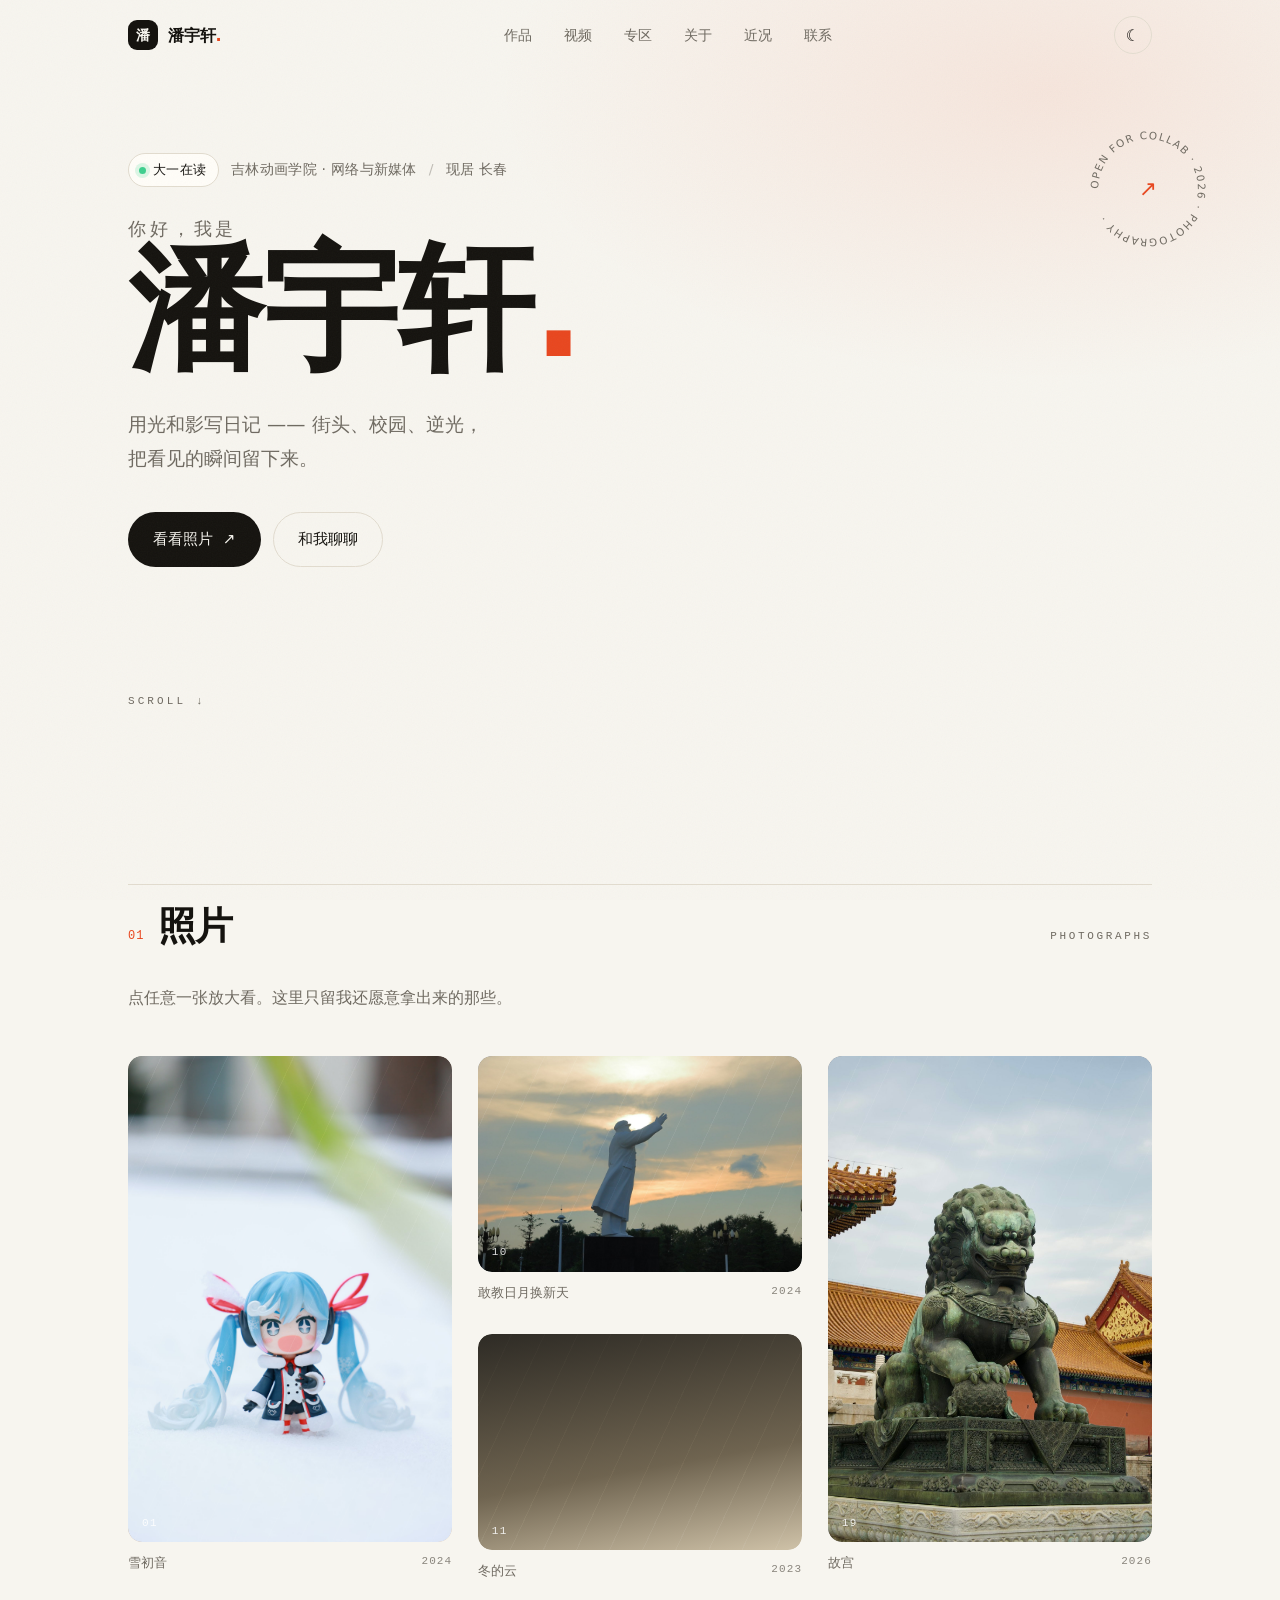
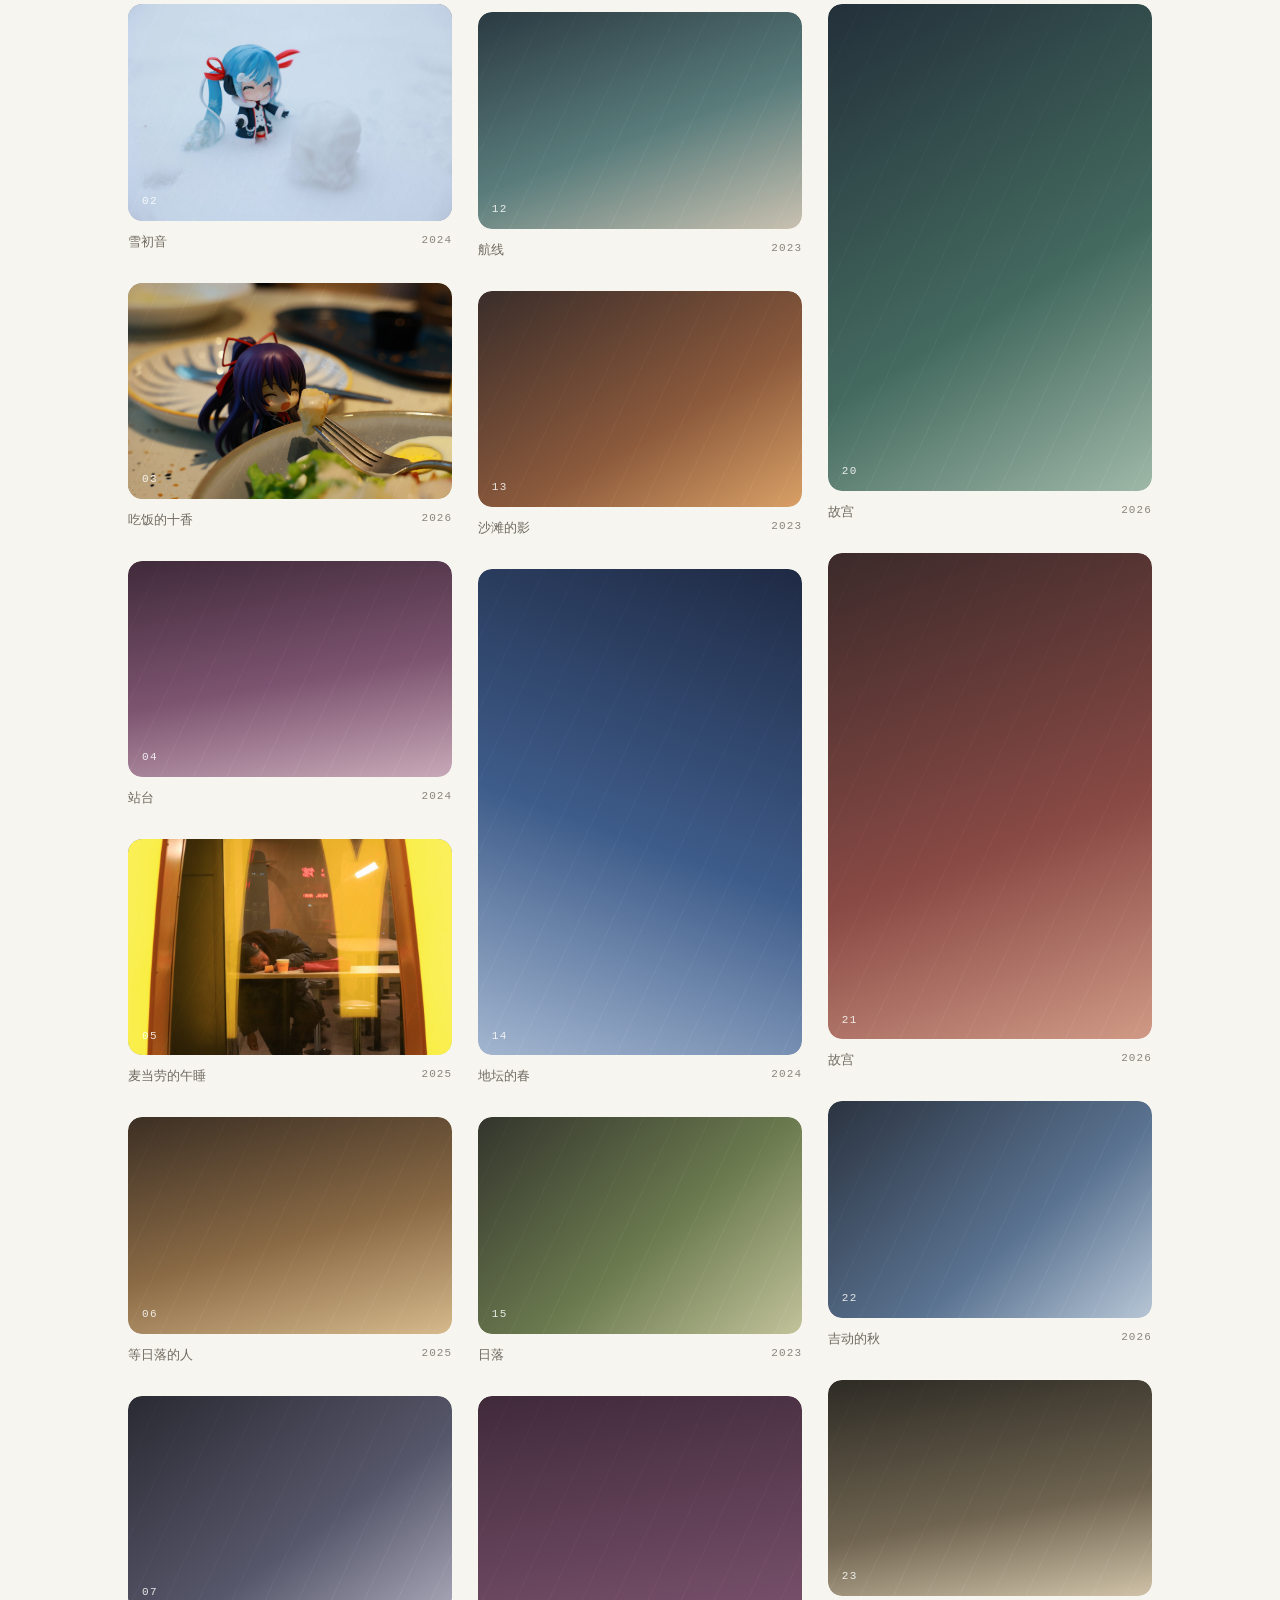
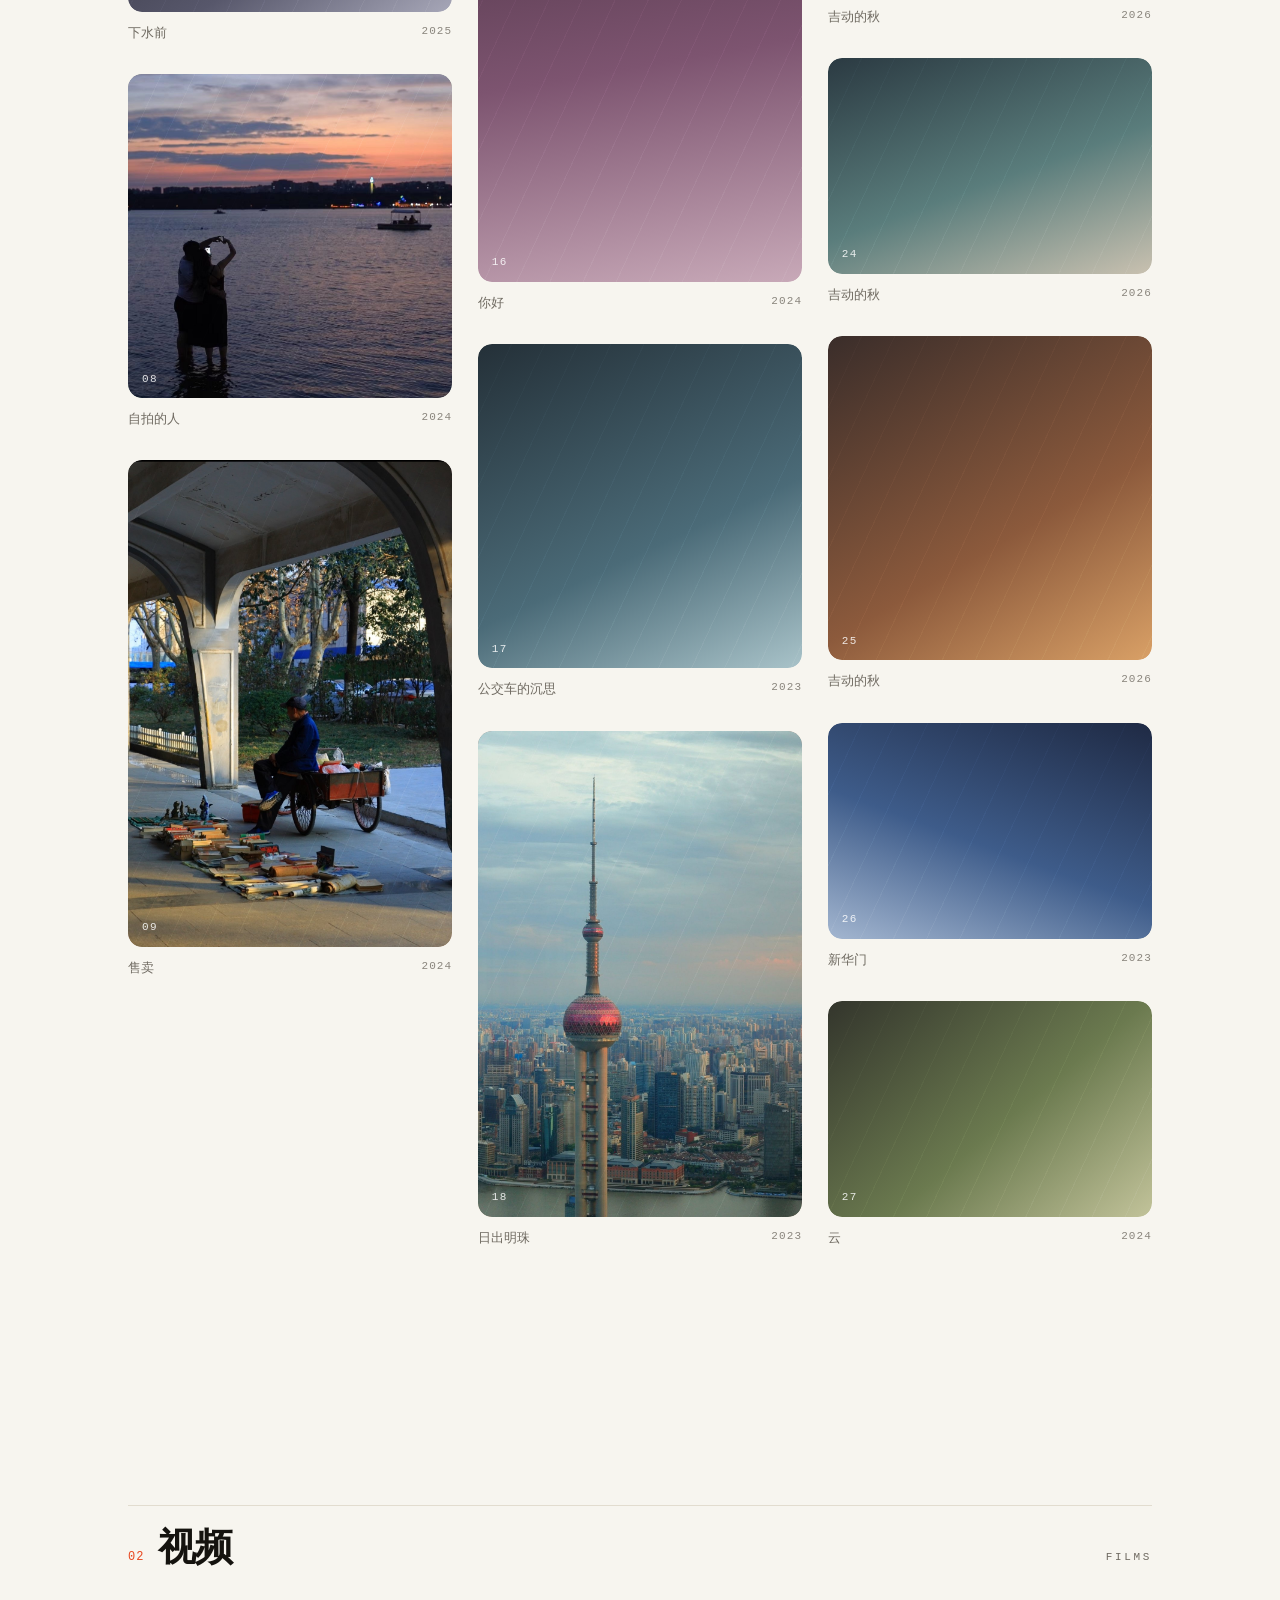
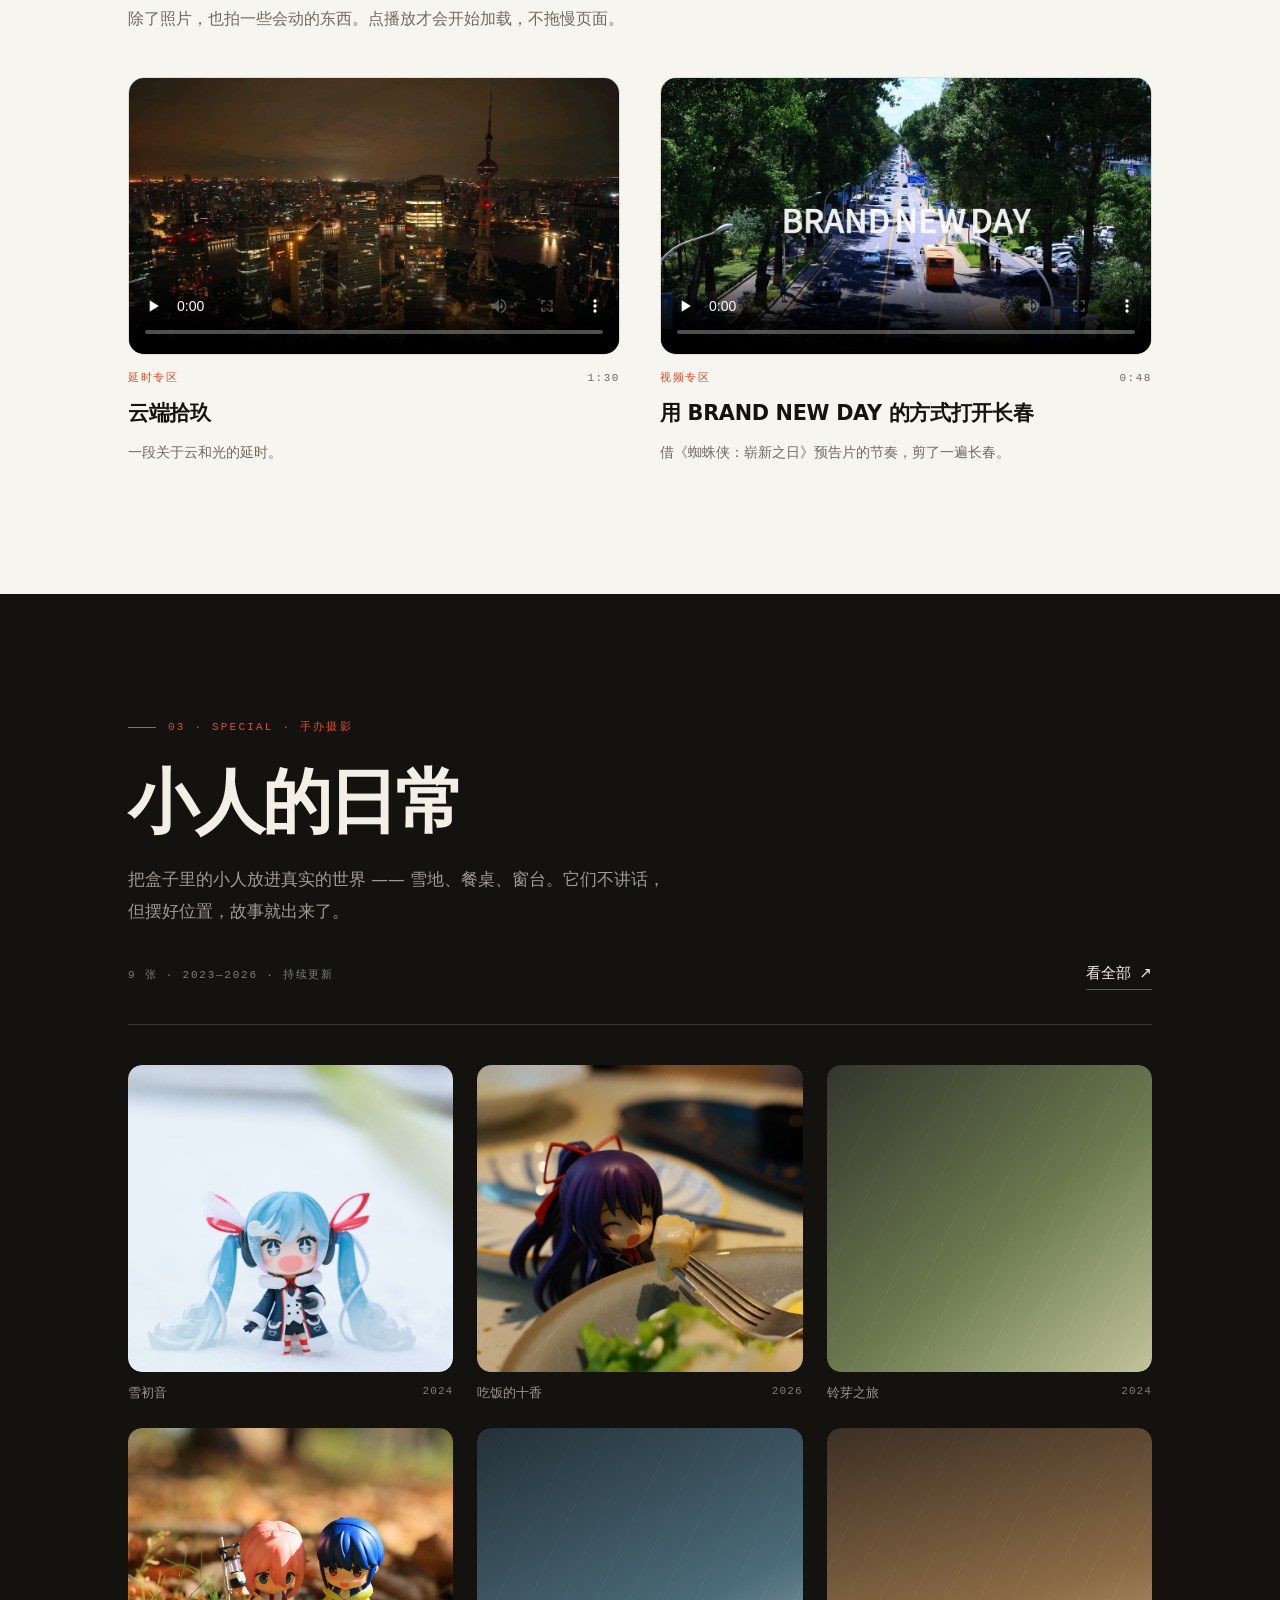
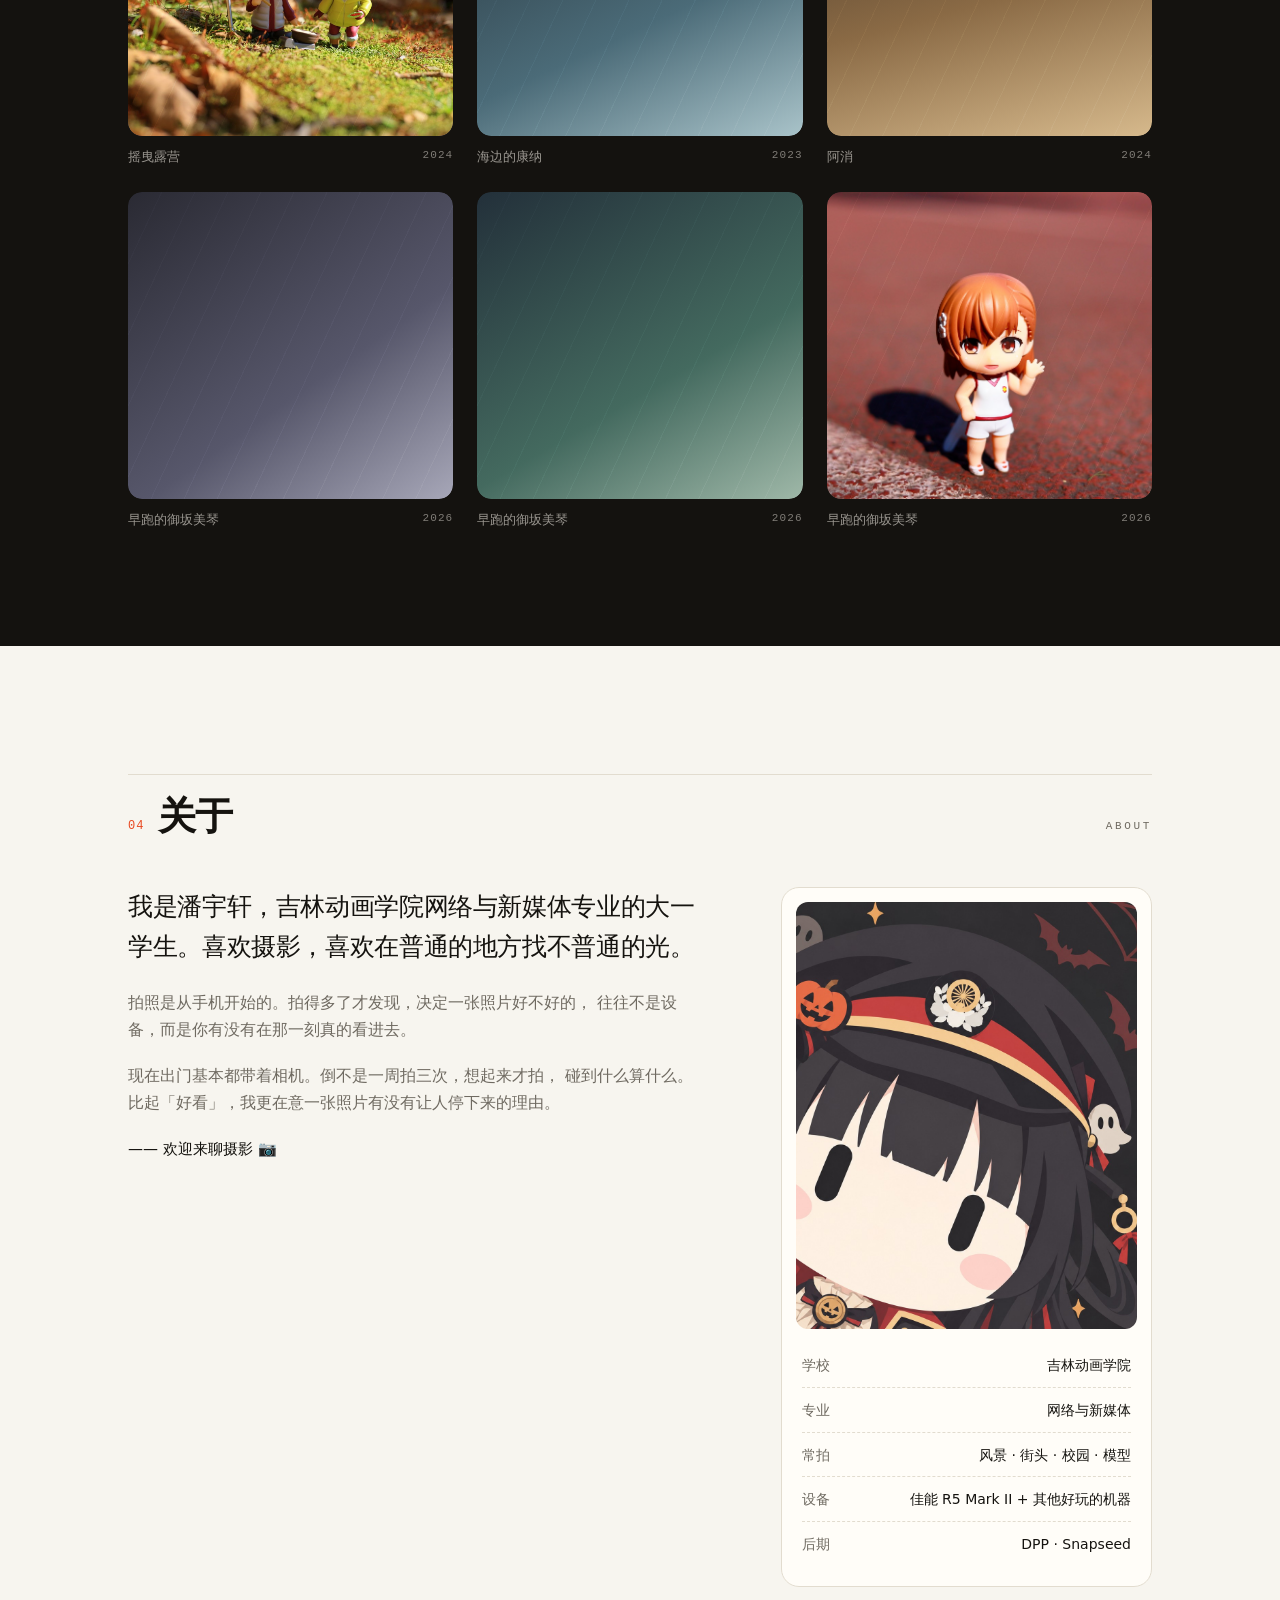
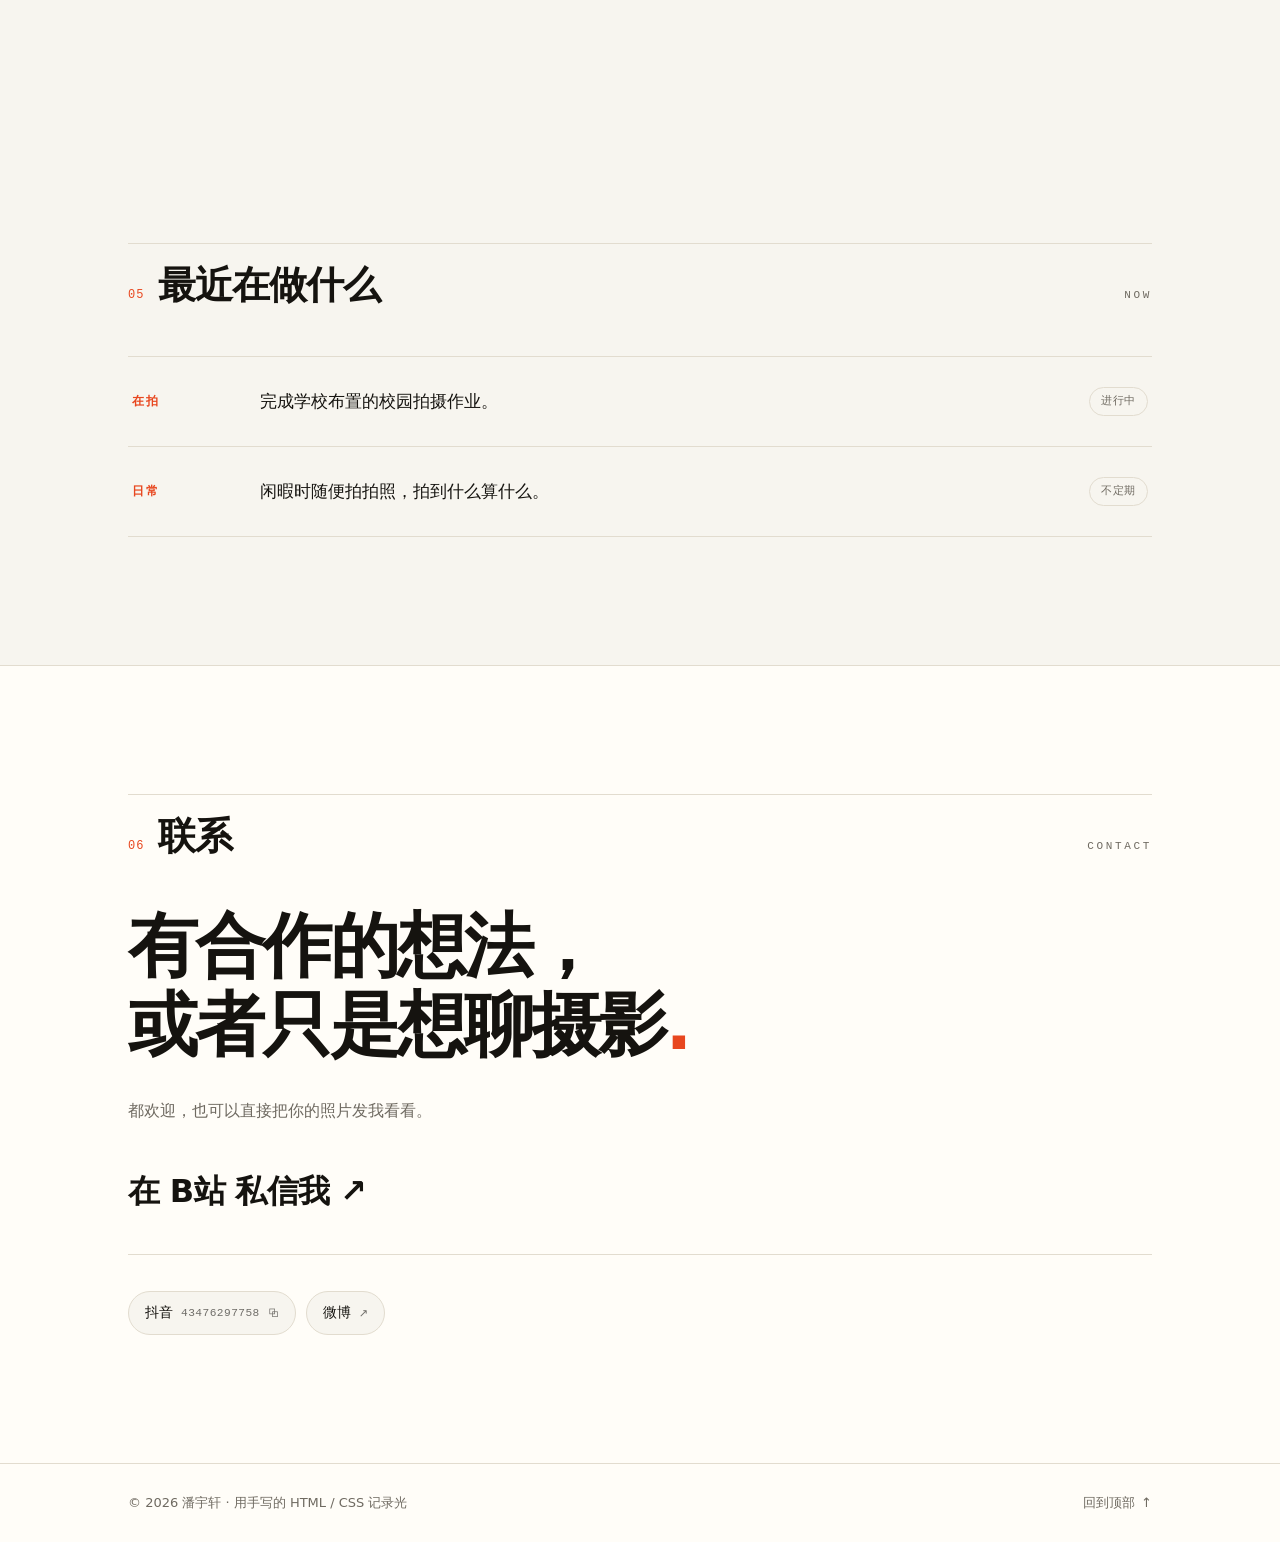
<file: index.html>
<!DOCTYPE html>
<!--
  ══════════════════════════════════════════════════════════
   潘宇轩 · 摄影作品集
   改文字搜 ✏️；换照片看 assets/README.md 的说明。
   旧版个人主页备份在 index-v1.html，随时可以换回去。
  ══════════════════════════════════════════════════════════
-->
<html lang="zh-CN" class="no-js" data-theme="light">
<head>
  <meta charset="UTF-8" />
  <meta name="viewport" content="width=device-width, initial-scale=1.0" />

  <!-- ═══ 安全加固 ═══ -->
  <!-- 不把访客来源告诉任何外部站点 -->
  <meta name="referrer" content="no-referrer" />
  <!-- 内容安全策略：只允许加载本站资源；禁止外链脚本、iframe、插件 -->
  <meta http-equiv="Content-Security-Policy" content="
        default-src 'self';
        script-src 'self' 'unsafe-inline';
        style-src 'self' 'unsafe-inline';
        img-src 'self' data:;
        media-src 'self';
        font-src 'self';
        connect-src 'self';
        object-src 'none';
        base-uri 'none';
        form-action 'none';
        frame-src 'none';
      " />

  <!-- ✏️ 1：浏览器标签上的标题 + 搜索/分享时显示的简介 -->
  <title>潘宇轩 · 摄影作品集</title>
  <meta name="description" content="潘宇轩，吉林动画学院网络与新媒体专业。喜欢在普通的地方找不普通的光，这是我的摄影作品集。" />

  <meta property="og:title" content="潘宇轩 · 摄影作品集" />
  <meta property="og:description" content="风光、街头、校园、模型，还有一些会动的东西。" />
  <meta property="og:type" content="website" />
  <meta property="og:url" content="https://panfuture0721-sys.github.io/photo/" />
  <meta property="og:image" content="https://panfuture0721-sys.github.io/photo/photos/01.jpg" />
  <meta property="og:image:width" content="1672" />
  <meta property="og:image:height" content="2508" />
  <meta name="twitter:card" content="summary_large_image" />
  <!-- <meta property="og:image" content="photos/featured.jpg" /> -->

  <meta name="theme-color" content="#f7f5ef" />
  <link rel="icon" type="image/svg+xml" href="favicon.svg" />
  <link rel="stylesheet" href="styles.css" />

  <script>
    (function () {
      document.documentElement.classList.remove('no-js');
      document.documentElement.classList.add('js');
      try {
        var saved = localStorage.getItem('theme');
        if (saved) document.documentElement.dataset.theme = saved;
        else if (window.matchMedia('(prefers-color-scheme: dark)').matches)
          document.documentElement.dataset.theme = 'dark';
      } catch (e) {}
    })();
  </script>
</head>

<body>
  <a class="skip-link" href="#main">跳到主要内容</a>

  <!-- ══════════════ 导航 ══════════════ -->
  <header class="nav" id="nav">
    <div class="nav__inner">
      <a class="logo" href="#top" aria-label="回到顶部">
        <span class="logo__mark">潘</span>
        <span class="logo__text">潘宇轩<span class="logo__dot">.</span></span>
      </a>

      <nav class="nav__links" id="navLinks" aria-label="主导航">
        <a href="#works">作品</a>
        <a href="#videos">视频</a>
        <a href="#zone">专区</a>
        <a href="#about">关于</a>
        <a href="#now">近况</a>
        <a href="#contact">联系</a>
      </nav>

      <div class="nav__actions">
        <button class="icon-btn" id="themeBtn" type="button" aria-label="切换深浅色模式" title="切换深浅色">
          <span id="themeIcon" aria-hidden="true">☾</span>
        </button>
        <button class="icon-btn menu-btn" id="menuBtn" type="button"
                aria-label="打开菜单" aria-expanded="false" aria-controls="navLinks">
          <span class="menu-btn__bars" aria-hidden="true"><i></i><i></i></span>
        </button>
      </div>
    </div>
  </header>

  <main id="main">
    <!-- ══════════════ 首屏 ══════════════ -->
    <section class="hero" id="top">
      <div class="wrap">
        <p class="hero__meta reveal">
          <span class="pill"><i class="pill__dot"></i>大一在读</span>
          <span>吉林动画学院 · 网络与新媒体</span>
          <span class="sep" aria-hidden="true">/</span>
          <span>现居 长春</span>
        </p>

        <h1 class="hero__title reveal">
          <span class="hero__hello">你好，我是</span>
          <span class="hero__name">潘宇轩<span class="dot">.</span></span>
        </h1>

        <!-- ✏️ 2：一句话说清你在拍什么 -->
        <p class="hero__tag reveal">
          用光和影写日记 —— 街头、校园、逆光，<br class="only-wide" />
          把看见的瞬间留下来。
        </p>

        <div class="hero__actions reveal">
          <a class="btn btn--solid" href="#works">看看照片 <span class="btn__arrow" aria-hidden="true">↗</span></a>
          <a class="btn btn--ghost" href="#contact">和我聊聊</a>
        </div>
      </div>

      <div class="hero__badge" aria-hidden="true">
        <svg viewBox="0 0 120 120" class="badge__svg">
          <defs>
            <path id="badgePath" d="M60,60 m-44,0 a44,44 0 1,1 88,0 a44,44 0 1,1 -88,0" />
          </defs>
          <text>
            <textPath href="#badgePath" startOffset="0">
              OPEN FOR COLLAB · 2026 · PHOTOGRAPHY ·
            </textPath>
          </text>
        </svg>
        <span class="badge__center">↗</span>
      </div>

      <div class="wrap">
        <p class="hero__scroll" aria-hidden="true">SCROLL <span>↓</span></p>
      </div>
    </section>

    <!-- ══════════════ 01 照片 ══════════════ -->
    <section class="section" id="works">
      <div class="wrap">
        <div class="section__head reveal">
          <span class="section__num">01</span>
          <h2 class="section__title">照片</h2>
          <span class="section__en" aria-hidden="true">Photographs</span>
        </div>

        <p class="section__lede reveal">
          点任意一张放大看。这里只留我还愿意拿出来的那些。
        </p>

        <!-- ✏️ 4：每张照片对应一个 <figure>。
             换真图：把图片放进 photos/，取消卡片里 <img> 的注释。
             顺序可以随便调，编号自己改成 01、02… 就行。 -->

        <div class="gallery">
          <figure class="shot reveal">
            <button class="shot__btn" type="button" data-photo
                    data-caption="雪初音 · 2024" aria-label="放大查看：雪初音">
              <span class="ph shot__img ph--2" style="aspect-ratio: 2 / 3">
                <img src="photos/01.jpg" alt="雪地里的雪初音手办" loading="lazy" decoding="async" />
                <span class="shot__idx">01</span>
              </span>
            </button>
            <figcaption class="shot__cap"><span>雪初音</span><span>2024</span></figcaption>
          </figure>

          <figure class="shot reveal">
            <button class="shot__btn" type="button" data-photo
                    data-caption="雪初音 · 2024" aria-label="放大查看：雪初音">
              <span class="ph shot__img ph--wide ph--3">
                <img src="photos/20.jpg" alt="雪地里夹着雪球的雪初音手办" loading="lazy" decoding="async" />
                <span class="shot__idx">02</span>
              </span>
            </button>
            <figcaption class="shot__cap"><span>雪初音</span><span>2024</span></figcaption>
          </figure>

          <figure class="shot reveal">
            <button class="shot__btn" type="button" data-photo
                    data-caption="吃饭的十香 · 2026" aria-label="放大查看：吃饭的十香">
              <span class="ph shot__img ph--wide ph--4">
                <img src="photos/02.jpg" alt="手办和叉子上的食物" loading="lazy" decoding="async" />
                <span class="shot__idx">03</span>
              </span>
            </button>
            <figcaption class="shot__cap"><span>吃饭的十香</span><span>2026</span></figcaption>
          </figure>

          <figure class="shot reveal">
            <button class="shot__btn" type="button" data-photo
                    data-caption="站台 · 2024" aria-label="放大查看：站台">
              <span class="ph shot__img ph--wide ph--5">
                <img src="photos/03.jpg" alt="高铁站台上的工作人员" loading="lazy" decoding="async" />
                <span class="shot__idx">04</span>
              </span>
            </button>
            <figcaption class="shot__cap"><span>站台</span><span>2024</span></figcaption>
          </figure>

          <figure class="shot reveal">
            <button class="shot__btn" type="button" data-photo
                    data-caption="麦当劳的午睡 · 2025" aria-label="放大查看：麦当劳的午睡">
              <span class="ph shot__img ph--wide ph--6">
                <img src="photos/04.jpg" alt="麦当劳里趴在桌上睡着的人" loading="lazy" decoding="async" />
                <span class="shot__idx">05</span>
              </span>
            </button>
            <figcaption class="shot__cap"><span>麦当劳的午睡</span><span>2025</span></figcaption>
          </figure>

          <figure class="shot reveal">
            <button class="shot__btn" type="button" data-photo
                    data-caption="等日落的人 · 2025" aria-label="放大查看：等日落的人">
              <span class="ph shot__img ph--wide ph--7">
                <img src="photos/05.jpg" alt="湖边架着三脚架等日落的人" loading="lazy" decoding="async" />
                <span class="shot__idx">06</span>
              </span>
            </button>
            <figcaption class="shot__cap"><span>等日落的人</span><span>2025</span></figcaption>
          </figure>

          <figure class="shot reveal">
            <button class="shot__btn" type="button" data-photo
                    data-caption="下水前 · 2025" aria-label="放大查看：下水前">
              <span class="ph shot__img ph--wide ph--8">
                <img src="photos/06.jpg" alt="黄昏时分湖边码头和游泳的人" loading="lazy" decoding="async" />
                <span class="shot__idx">07</span>
              </span>
            </button>
            <figcaption class="shot__cap"><span>下水前</span><span>2025</span></figcaption>
          </figure>

          <figure class="shot reveal">
            <button class="shot__btn" type="button" data-photo
                    data-caption="自拍的人 · 2024" aria-label="放大查看：自拍的人">
              <span class="ph shot__img ph--square ph--9">
                <img src="photos/07.jpg" alt="黄昏湖边举着手机自拍的情侣" loading="lazy" decoding="async" />
                <span class="shot__idx">08</span>
              </span>
            </button>
            <figcaption class="shot__cap"><span>自拍的人</span><span>2024</span></figcaption>
          </figure>

          <figure class="shot reveal">
            <button class="shot__btn" type="button" data-photo
                    data-caption="售卖 · 2024" aria-label="放大查看：售卖">
              <span class="ph shot__img ph--10" style="aspect-ratio: 2 / 3">
                <img src="photos/08.jpg" alt="桥下摆摊卖旧书的老人" loading="lazy" decoding="async" />
                <span class="shot__idx">09</span>
              </span>
            </button>
            <figcaption class="shot__cap"><span>售卖</span><span>2024</span></figcaption>
          </figure>

          <figure class="shot reveal">
            <button class="shot__btn" type="button" data-photo
                    data-caption="敢教日月换新天 · 2024" aria-label="放大查看：敢教日月换新天">
              <span class="ph shot__img ph--wide ph--11">
                <img src="photos/09.jpg" alt="夕阳下的白色雕像" loading="lazy" decoding="async" />
                <span class="shot__idx">10</span>
              </span>
            </button>
            <figcaption class="shot__cap"><span>敢教日月换新天</span><span>2024</span></figcaption>
          </figure>

          <figure class="shot reveal">
            <button class="shot__btn" type="button" data-photo
                    data-caption="冬的云 · 2023" aria-label="放大查看：冬的云">
              <span class="ph shot__img ph--wide ph--12">
                <img src="photos/10.jpg" alt="结冰的江面和漫天的云" loading="lazy" decoding="async" />
                <span class="shot__idx">11</span>
              </span>
            </button>
            <figcaption class="shot__cap"><span>冬的云</span><span>2023</span></figcaption>
          </figure>

          <figure class="shot reveal">
            <button class="shot__btn" type="button" data-photo
                    data-caption="航线 · 2023" aria-label="放大查看：航线">
              <span class="ph shot__img ph--wide ph--1">
                <img src="photos/11.jpg" alt="天上划过一条飞机尾迹" loading="lazy" decoding="async" />
                <span class="shot__idx">12</span>
              </span>
            </button>
            <figcaption class="shot__cap"><span>航线</span><span>2023</span></figcaption>
          </figure>

          <figure class="shot reveal">
            <button class="shot__btn" type="button" data-photo
                    data-caption="沙滩的影 · 2023" aria-label="放大查看：沙滩的影">
              <span class="ph shot__img ph--wide ph--2">
                <img src="photos/12.jpg" alt="傍晚水边散步的人群剪影" loading="lazy" decoding="async" />
                <span class="shot__idx">13</span>
              </span>
            </button>
            <figcaption class="shot__cap"><span>沙滩的影</span><span>2023</span></figcaption>
          </figure>

          <figure class="shot reveal">
            <button class="shot__btn" type="button" data-photo
                    data-caption="地坛的春 · 2024" aria-label="放大查看：地坛的春">
              <span class="ph shot__img ph--3" style="aspect-ratio: 2 / 3">
                <img src="photos/13.jpg" alt="树荫下长椅上坐着的人" loading="lazy" decoding="async" />
                <span class="shot__idx">14</span>
              </span>
            </button>
            <figcaption class="shot__cap"><span>地坛的春</span><span>2024</span></figcaption>
          </figure>

          <figure class="shot reveal">
            <button class="shot__btn" type="button" data-photo
                    data-caption="日落 · 2023" aria-label="放大查看：日落">
              <span class="ph shot__img ph--wide ph--4">
                <img src="photos/14.jpg" alt="橙红色的日落和江面" loading="lazy" decoding="async" />
                <span class="shot__idx">15</span>
              </span>
            </button>
            <figcaption class="shot__cap"><span>日落</span><span>2023</span></figcaption>
          </figure>

          <figure class="shot reveal">
            <button class="shot__btn" type="button" data-photo
                    data-caption="你好 · 2024" aria-label="放大查看：你好">
              <span class="ph shot__img ph--5" style="aspect-ratio: 2 / 3">
                <img src="photos/18.jpg" alt="躲在门框后张望的两个孩子" loading="lazy" decoding="async" />
                <span class="shot__idx">16</span>
              </span>
            </button>
            <figcaption class="shot__cap"><span>你好</span><span>2024</span></figcaption>
          </figure>

          <figure class="shot reveal">
            <button class="shot__btn" type="button" data-photo
                    data-caption="公交车的沉思 · 2023" aria-label="放大查看：公交车的沉思">
              <span class="ph shot__img ph--square ph--6">
                <img src="photos/19.jpg" alt="夜班公交车上望着窗外出神的人" loading="lazy" decoding="async" />
                <span class="shot__idx">17</span>
              </span>
            </button>
            <figcaption class="shot__cap"><span>公交车的沉思</span><span>2023</span></figcaption>
          </figure>

          <figure class="shot reveal">
            <button class="shot__btn" type="button" data-photo
                    data-caption="日出明珠 · 2023" aria-label="放大查看：日出明珠">
              <span class="ph shot__img ph--7" style="aspect-ratio: 2 / 3">
                <img src="photos/22.jpg" alt="夕阳下的东方明珠塔" loading="lazy" decoding="async" />
                <span class="shot__idx">18</span>
              </span>
            </button>
            <figcaption class="shot__cap"><span>日出明珠</span><span>2023</span></figcaption>
          </figure>

          <figure class="shot reveal">
            <button class="shot__btn" type="button" data-photo
                    data-caption="故宫 · 2026" aria-label="放大查看：故宫">
              <span class="ph shot__img ph--8" style="aspect-ratio: 2 / 3">
                <img src="photos/23.jpg" alt="故宫门前的铜狮" loading="lazy" decoding="async" />
                <span class="shot__idx">19</span>
              </span>
            </button>
            <figcaption class="shot__cap"><span>故宫</span><span>2026</span></figcaption>
          </figure>

          <figure class="shot reveal">
            <button class="shot__btn" type="button" data-photo
                    data-caption="故宫 · 2026" aria-label="放大查看：故宫">
              <span class="ph shot__img ph--9" style="aspect-ratio: 2 / 3">
                <img src="photos/24.jpg" alt="故宫汉白玉栏杆上的螭首" loading="lazy" decoding="async" />
                <span class="shot__idx">20</span>
              </span>
            </button>
            <figcaption class="shot__cap"><span>故宫</span><span>2026</span></figcaption>
          </figure>

          <figure class="shot reveal">
            <button class="shot__btn" type="button" data-photo
                    data-caption="故宫 · 2026" aria-label="放大查看：故宫">
              <span class="ph shot__img ph--10" style="aspect-ratio: 2 / 3">
                <img src="photos/25.jpg" alt="故宫红墙黄瓦的屋角" loading="lazy" decoding="async" />
                <span class="shot__idx">21</span>
              </span>
            </button>
            <figcaption class="shot__cap"><span>故宫</span><span>2026</span></figcaption>
          </figure>

          <figure class="shot reveal">
            <button class="shot__btn" type="button" data-photo
                    data-caption="吉动的秋 · 2026" aria-label="放大查看：吉动的秋">
              <span class="ph shot__img ph--wide ph--11">
                <img src="photos/29.jpg" alt="秋日蓝天下的红色钢架" loading="lazy" decoding="async" />
                <span class="shot__idx">22</span>
              </span>
            </button>
            <figcaption class="shot__cap"><span>吉动的秋</span><span>2026</span></figcaption>
          </figure>

          <figure class="shot reveal">
            <button class="shot__btn" type="button" data-photo
                    data-caption="吉动的秋 · 2026" aria-label="放大查看：吉动的秋">
              <span class="ph shot__img ph--wide ph--12">
                <img src="photos/30.jpg" alt="草地上一朵蒲公英" loading="lazy" decoding="async" />
                <span class="shot__idx">23</span>
              </span>
            </button>
            <figcaption class="shot__cap"><span>吉动的秋</span><span>2026</span></figcaption>
          </figure>

          <figure class="shot reveal">
            <button class="shot__btn" type="button" data-photo
                    data-caption="吉动的秋 · 2026" aria-label="放大查看：吉动的秋">
              <span class="ph shot__img ph--wide ph--1">
                <img src="photos/31.jpg" alt="蒲公英花上停着的蜜蜂" loading="lazy" decoding="async" />
                <span class="shot__idx">24</span>
              </span>
            </button>
            <figcaption class="shot__cap"><span>吉动的秋</span><span>2026</span></figcaption>
          </figure>

          <figure class="shot reveal">
            <button class="shot__btn" type="button" data-photo
                    data-caption="吉动的秋 · 2026" aria-label="放大查看：吉动的秋">
              <span class="ph shot__img ph--square ph--2">
                <img src="photos/32.jpg" alt="满地落叶的白桦林和一个人" loading="lazy" decoding="async" />
                <span class="shot__idx">25</span>
              </span>
            </button>
            <figcaption class="shot__cap"><span>吉动的秋</span><span>2026</span></figcaption>
          </figure>

          <figure class="shot reveal">
            <button class="shot__btn" type="button" data-photo
                    data-caption="新华门 · 2023" aria-label="放大查看：新华门">
              <span class="ph shot__img ph--wide ph--3">
                <img src="photos/33.jpg" alt="新华门和门前的卫兵" loading="lazy" decoding="async" />
                <span class="shot__idx">26</span>
              </span>
            </button>
            <figcaption class="shot__cap"><span>新华门</span><span>2023</span></figcaption>
          </figure>

          <figure class="shot reveal">
            <button class="shot__btn" type="button" data-photo
                    data-caption="云 · 2024" aria-label="放大查看：云">
              <span class="ph shot__img ph--wide ph--4">
                <img src="photos/34.jpg" alt="蓝天白云和一座通信塔" loading="lazy" decoding="async" />
                <span class="shot__idx">27</span>
              </span>
            </button>
            <figcaption class="shot__cap"><span>云</span><span>2024</span></figcaption>
          </figure>
        </div>
      </div>
    </section>

    <!-- ══════════════ 02 视频 ══════════════ -->
    <section class="section" id="videos">
      <div class="wrap">
        <div class="section__head reveal">
          <span class="section__num">02</span>
          <h2 class="section__title">视频</h2>
          <span class="section__en" aria-hidden="true">Films</span>
        </div>

        <p class="section__lede reveal">
          除了照片，也拍一些会动的东西。点播放才会开始加载，不拖慢页面。
        </p>

        <div class="videos">
          <article class="video-card reveal">
            <div class="video-card__frame">
              <video controls playsinline preload="none" poster="videos/cloud19-poster.jpg">
                <source src="videos/cloud19.mp4" type="video/mp4" />
                你的浏览器不支持视频播放。
              </video>
            </div>
            <div class="video-card__meta">
              <span class="video-card__tag">延时专区</span>
              <span>1:30</span>
            </div>
            <h3 class="video-card__title">云端拾玖</h3>
            <!-- ✏️ 下面这句可以换成你自己的拍摄说明 -->
            <p class="video-card__desc">一段关于云和光的延时。</p>
          </article>

          <article class="video-card reveal">
            <div class="video-card__frame">
              <video controls playsinline preload="none" poster="videos/brand-new-day-poster.jpg">
                <source src="videos/brand-new-day.mp4" type="video/mp4" />
                你的浏览器不支持视频播放。
              </video>
            </div>
            <div class="video-card__meta">
              <span class="video-card__tag">视频专区</span>
              <span>0:48</span>
            </div>
            <h3 class="video-card__title">用 BRAND NEW DAY 的方式打开长春</h3>
            <!-- ✏️ -->
            <p class="video-card__desc">借《蜘蛛侠：崭新之日》预告片的节奏，剪了一遍长春。</p>
          </article>
        </div>
      </div>
    </section>

    <!-- ══════════════ 03 专区 · 手办摄影 ══════════════ -->
    <section class="section zone" id="zone">
      <div class="wrap">
        <p class="zone__label reveal">03 · Special · 手办摄影</p>

        <!-- ✏️ 专区名字，想改就改 -->
        <h2 class="zone__title reveal">小人的日常</h2>

        <p class="zone__intro reveal">
          把盒子里的小人放进真实的世界 —— 雪地、餐桌、窗台。它们不讲话，
          但摆好位置，故事就出来了。
        </p>

        <div class="zone__meta reveal">
          <span class="zone__count">9 张 · 2023—2026 · 持续更新</span>
          <a class="zone__more" href="#" data-placeholder>看全部 <i aria-hidden="true">↗</i></a>
        </div>


        <div class="zone__strip">
          <figure class="zone__item reveal">
            <button class="shot__btn" type="button" data-photo
                    data-caption="雪初音 · 2024" aria-label="放大查看：雪初音">
              <span class="ph ph--2">
                <img src="photos/01.jpg" alt="雪地里的雪初音手办" loading="lazy" decoding="async" />
              </span>
            </button>
            <figcaption class="zone__cap"><span>雪初音</span><span>2024</span></figcaption>
          </figure>

          <figure class="zone__item reveal">
            <button class="shot__btn" type="button" data-photo
                    data-caption="吃饭的十香 · 2026" aria-label="放大查看：吃饭的十香">
              <span class="ph ph--3">
                <img src="photos/02.jpg" alt="手办和叉子上的食物" loading="lazy" decoding="async" />
              </span>
            </button>
            <figcaption class="zone__cap"><span>吃饭的十香</span><span>2026</span></figcaption>
          </figure>

          <figure class="zone__item reveal">
            <button class="shot__btn" type="button" data-photo
                    data-caption="铃芽之旅 · 2024" aria-label="放大查看：铃芽之旅">
              <span class="ph ph--4">
                <img src="photos/15.jpg" alt="坐在黄色小椅子旁的手办" loading="lazy" decoding="async" />
              </span>
            </button>
            <figcaption class="zone__cap"><span>铃芽之旅</span><span>2024</span></figcaption>
          </figure>

          <figure class="zone__item reveal">
            <button class="shot__btn" type="button" data-photo
                    data-caption="摇曳露营 · 2024" aria-label="放大查看：摇曳露营">
              <span class="ph ph--5">
                <img src="photos/16.jpg" alt="篝火旁的两个手办" loading="lazy" decoding="async" />
              </span>
            </button>
            <figcaption class="zone__cap"><span>摇曳露营</span><span>2024</span></figcaption>
          </figure>

          <figure class="zone__item reveal">
            <button class="shot__btn" type="button" data-photo
                    data-caption="海边的康纳 · 2023" aria-label="放大查看：海边的康纳">
              <span class="ph ph--6">
                <img src="photos/17.jpg" alt="水边拿着小螃蟹的手办" loading="lazy" decoding="async" />
              </span>
            </button>
            <figcaption class="zone__cap"><span>海边的康纳</span><span>2023</span></figcaption>
          </figure>

          <figure class="zone__item reveal">
            <button class="shot__btn" type="button" data-photo
                    data-caption="阿消 · 2024" aria-label="放大查看：阿消">
              <span class="ph ph--7">
                <img src="photos/21.jpg" alt="戴消防头盔拿着斧头的手办" loading="lazy" decoding="async" />
              </span>
            </button>
            <figcaption class="zone__cap"><span>阿消</span><span>2024</span></figcaption>
          </figure>

          <figure class="zone__item reveal">
            <button class="shot__btn" type="button" data-photo
                    data-caption="早跑的御坂美琴 · 2026" aria-label="放大查看：早跑的御坂美琴">
              <span class="ph ph--8">
                <img src="photos/26.jpg" alt="跑道上奔跑的手办" loading="lazy" decoding="async" />
              </span>
            </button>
            <figcaption class="zone__cap"><span>早跑的御坂美琴</span><span>2026</span></figcaption>
          </figure>

          <figure class="zone__item reveal">
            <button class="shot__btn" type="button" data-photo
                    data-caption="早跑的御坂美琴 · 2026" aria-label="放大查看：早跑的御坂美琴">
              <span class="ph ph--9">
                <img src="photos/27.jpg" alt="石台上站着的手办" loading="lazy" decoding="async" />
              </span>
            </button>
            <figcaption class="zone__cap"><span>早跑的御坂美琴</span><span>2026</span></figcaption>
          </figure>

          <figure class="zone__item reveal">
            <button class="shot__btn" type="button" data-photo
                    data-caption="早跑的御坂美琴 · 2026" aria-label="放大查看：早跑的御坂美琴">
              <span class="ph ph--10">
                <img src="photos/28.jpg" alt="跑道上挥手的手办" loading="lazy" decoding="async" />
              </span>
            </button>
            <figcaption class="zone__cap"><span>早跑的御坂美琴</span><span>2026</span></figcaption>
          </figure>
        </div>
      </div>
    </section>

    <!-- ══════════════ 04 关于 ══════════════ -->
    <section class="section" id="about">
      <div class="wrap">
        <div class="section__head reveal">
          <span class="section__num">04</span>
          <h2 class="section__title">关于</h2>
          <span class="section__en" aria-hidden="true">About</span>
        </div>

        <div class="about">
          <div class="about__text reveal">
            <!-- ✏️ 5：换成你自己的故事，越具体越好 -->
            <p class="lead">
              我是潘宇轩，吉林动画学院网络与新媒体专业的大一学生。喜欢摄影，喜欢在普通的地方找不普通的光。
            </p>
            <p>
              拍照是从手机开始的。拍得多了才发现，决定一张照片好不好的，
              往往不是设备，而是你有没有在那一刻真的看进去。
            </p>
            <p>
              现在出门基本都带着相机。倒不是一周拍三次，想起来才拍，
              碰到什么算什么。比起「好看」，我更在意一张照片有没有让人停下来的理由。
            </p>
            <p class="about__sign">—— 欢迎来聊摄影 📷</p>
          </div>

          <aside class="about__card reveal">
            <img class="portrait" src="photos/me.jpg" alt="潘宇轩的个人画像" />

            <dl class="facts">
              <div><dt>学校</dt><dd>吉林动画学院</dd></div>
              <div><dt>专业</dt><dd>网络与新媒体</dd></div>
              <div><dt>常拍</dt><dd>风景 · 街头 · 校园 · 模型</dd></div>
              <div><dt>设备</dt><dd>佳能 R5 Mark II + 其他好玩的机器</dd></div>
              <div><dt>后期</dt><dd>DPP · Snapseed</dd></div>
            </dl>
          </aside>
        </div>
      </div>
    </section>

    <!-- ══════════════ 05 近况 ══════════════ -->
    <section class="section" id="now">
      <div class="wrap">
        <div class="section__head reveal">
          <span class="section__num">05</span>
          <h2 class="section__title">最近在做什么</h2>
          <span class="section__en" aria-hidden="true">Now</span>
        </div>

        <!-- ✏️ 7：有进展就回来更新 -->
        <ul class="now">
          <li class="now__row reveal">
            <span class="now__k">在拍</span>
            <p class="now__v">完成学校布置的校园拍摄作业。</p>
            <span class="now__tag">进行中</span>
          </li>
          <li class="now__row reveal">
            <span class="now__k">日常</span>
            <p class="now__v">闲暇时随便拍拍照，拍到什么算什么。</p>
            <span class="now__tag">不定期</span>
          </li>
        </ul>
      </div>
    </section>

    <!-- ══════════════ 06 联系 ══════════════ -->
    <section class="section section--contact" id="contact">
      <div class="wrap">
        <div class="section__head reveal">
          <span class="section__num">06</span>
          <h2 class="section__title">联系</h2>
          <span class="section__en" aria-hidden="true">Contact</span>
        </div>

        <h2 class="contact__title reveal">
          有合作的想法，<br />或者只是想聊摄影<span class="dot">.</span>
        </h2>

        <p class="contact__lede reveal">
          都欢迎，也可以直接把你的照片发我看看。
        </p>

        <!-- ✏️ 8：主联系方式。有邮箱的话，把下面换成
             <div class="contact__mail"><a class="mail" href="mailto:你的邮箱">你的邮箱</a></div> -->
        <div class="contact__mail reveal">
          <a class="mail" href="https://space.bilibili.com/3744999361481427"
             target="_blank" rel="noopener">在 B站 私信我 <span aria-hidden="true">↗</span></a>
        </div>

        <!-- ✏️ 8b：把 href 换成你的主页链接，然后把 data-placeholder 删掉 -->
        <ul class="socials reveal">
          <!-- 抖音没有能直接跳转的公开链接，做成「点一下复制抖音号」 -->
          <li><a href="#" data-copy="43476297758" role="button" aria-label="复制抖音号 43476297758">抖音 <span class="socials__num">43476297758</span> <i aria-hidden="true">⧉</i></a></li>
          <li><a href="https://weibo.com/u/7673393681" target="_blank" rel="noopener">微博 <i aria-hidden="true">↗</i></a></li>
        </ul>
      </div>
    </section>
  </main>

  <footer class="footer">
    <div class="wrap footer__inner">
      <p>© <span id="year">2026</span> 潘宇轩 · 用手写的 HTML / CSS 记录光</p>
      <a href="#top" class="footer__top">回到顶部 <span aria-hidden="true">↑</span></a>
    </div>
  </footer>

  <!-- ══════════════ 看大图 ══════════════ -->
  <div class="lightbox" id="lightbox" role="dialog" aria-modal="true" aria-label="照片大图" hidden>
    <button class="lb__close" id="lbClose" type="button" aria-label="关闭">✕</button>
    <button class="lb__nav lb__nav--prev" id="lbPrev" type="button" aria-label="上一张">←</button>
    <figure class="lb__figure">
      <img class="lb__img" id="lbImg" alt="" hidden />
      <div class="ph lb__ph" id="lbPh" aria-hidden="true"></div>
      <figcaption class="lb__cap" id="lbCap"></figcaption>
      <span class="lb__count" id="lbCount"></span>
    </figure>
    <button class="lb__nav lb__nav--next" id="lbNext" type="button" aria-label="下一张">→</button>
  </div>

  <div class="toast" id="toast" role="status" aria-live="polite"></div>

  <script src="script.js"></script>
</body>
</html>
</file>
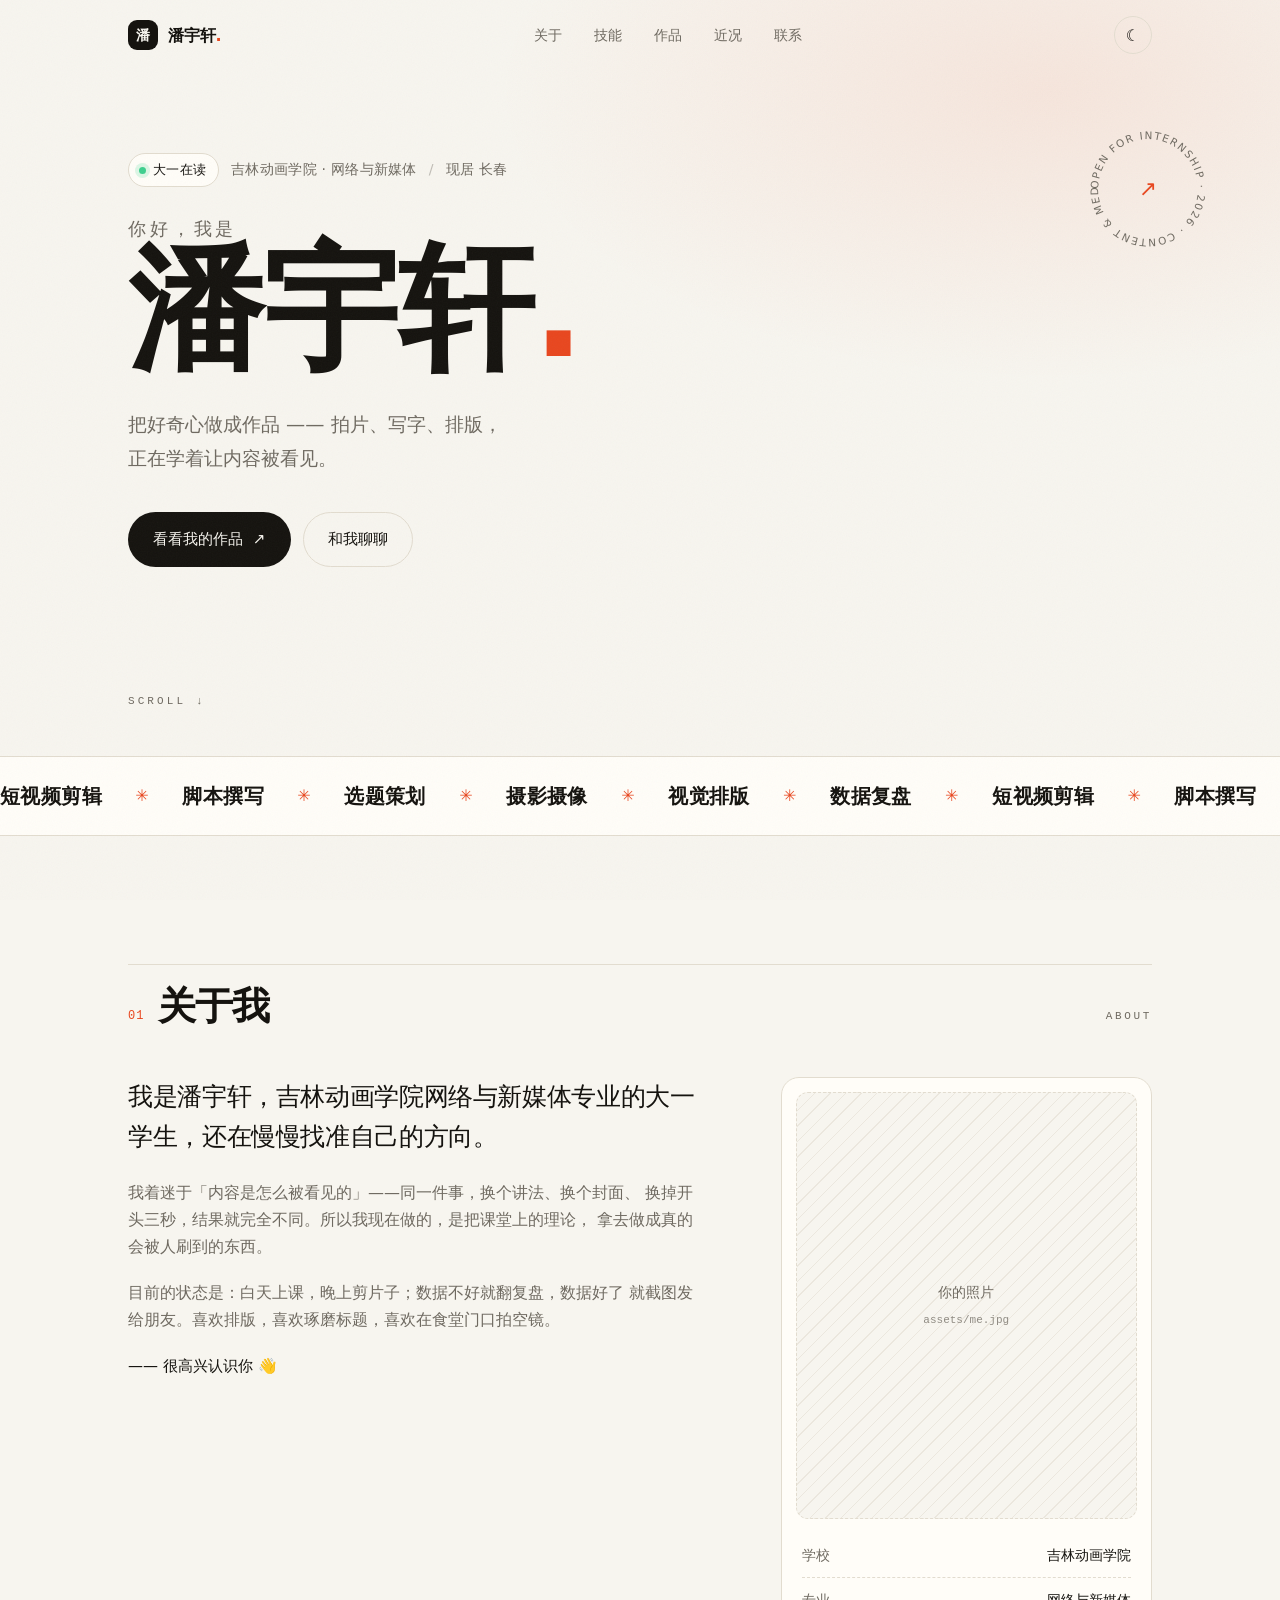
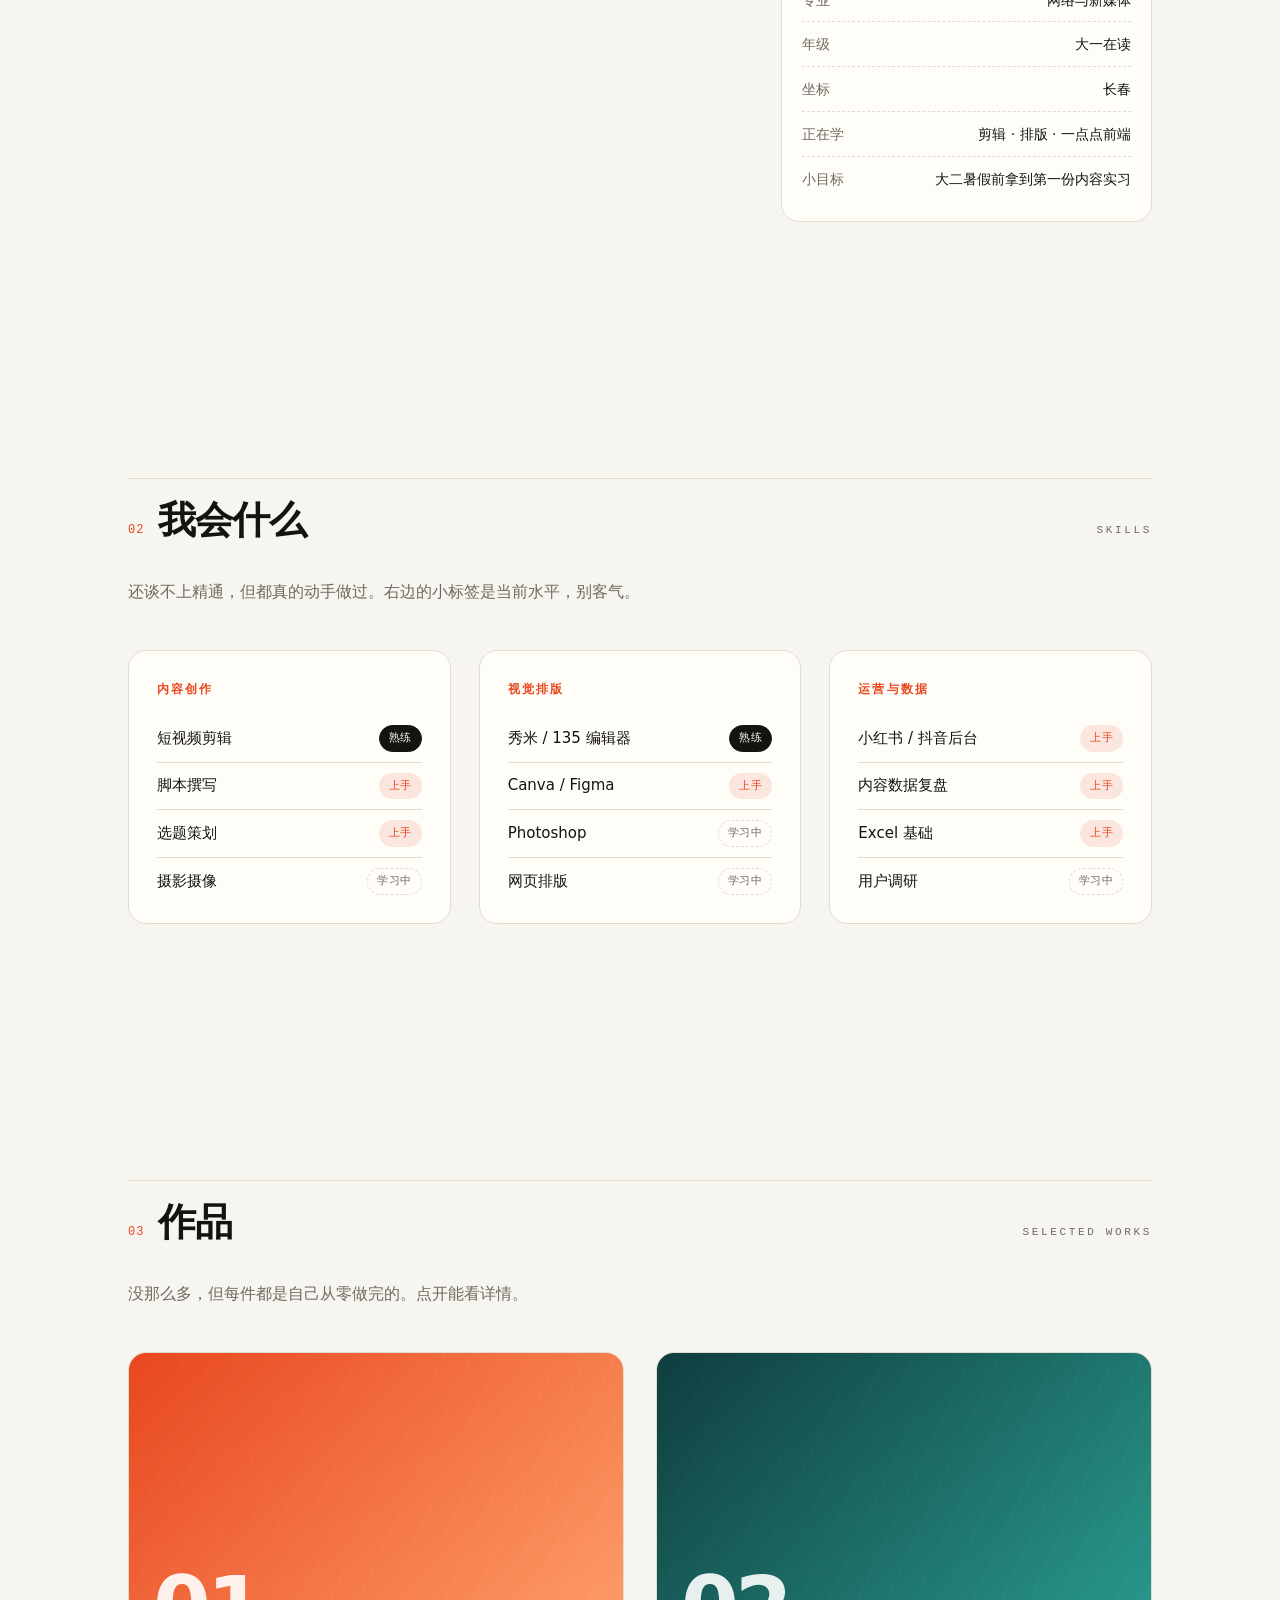
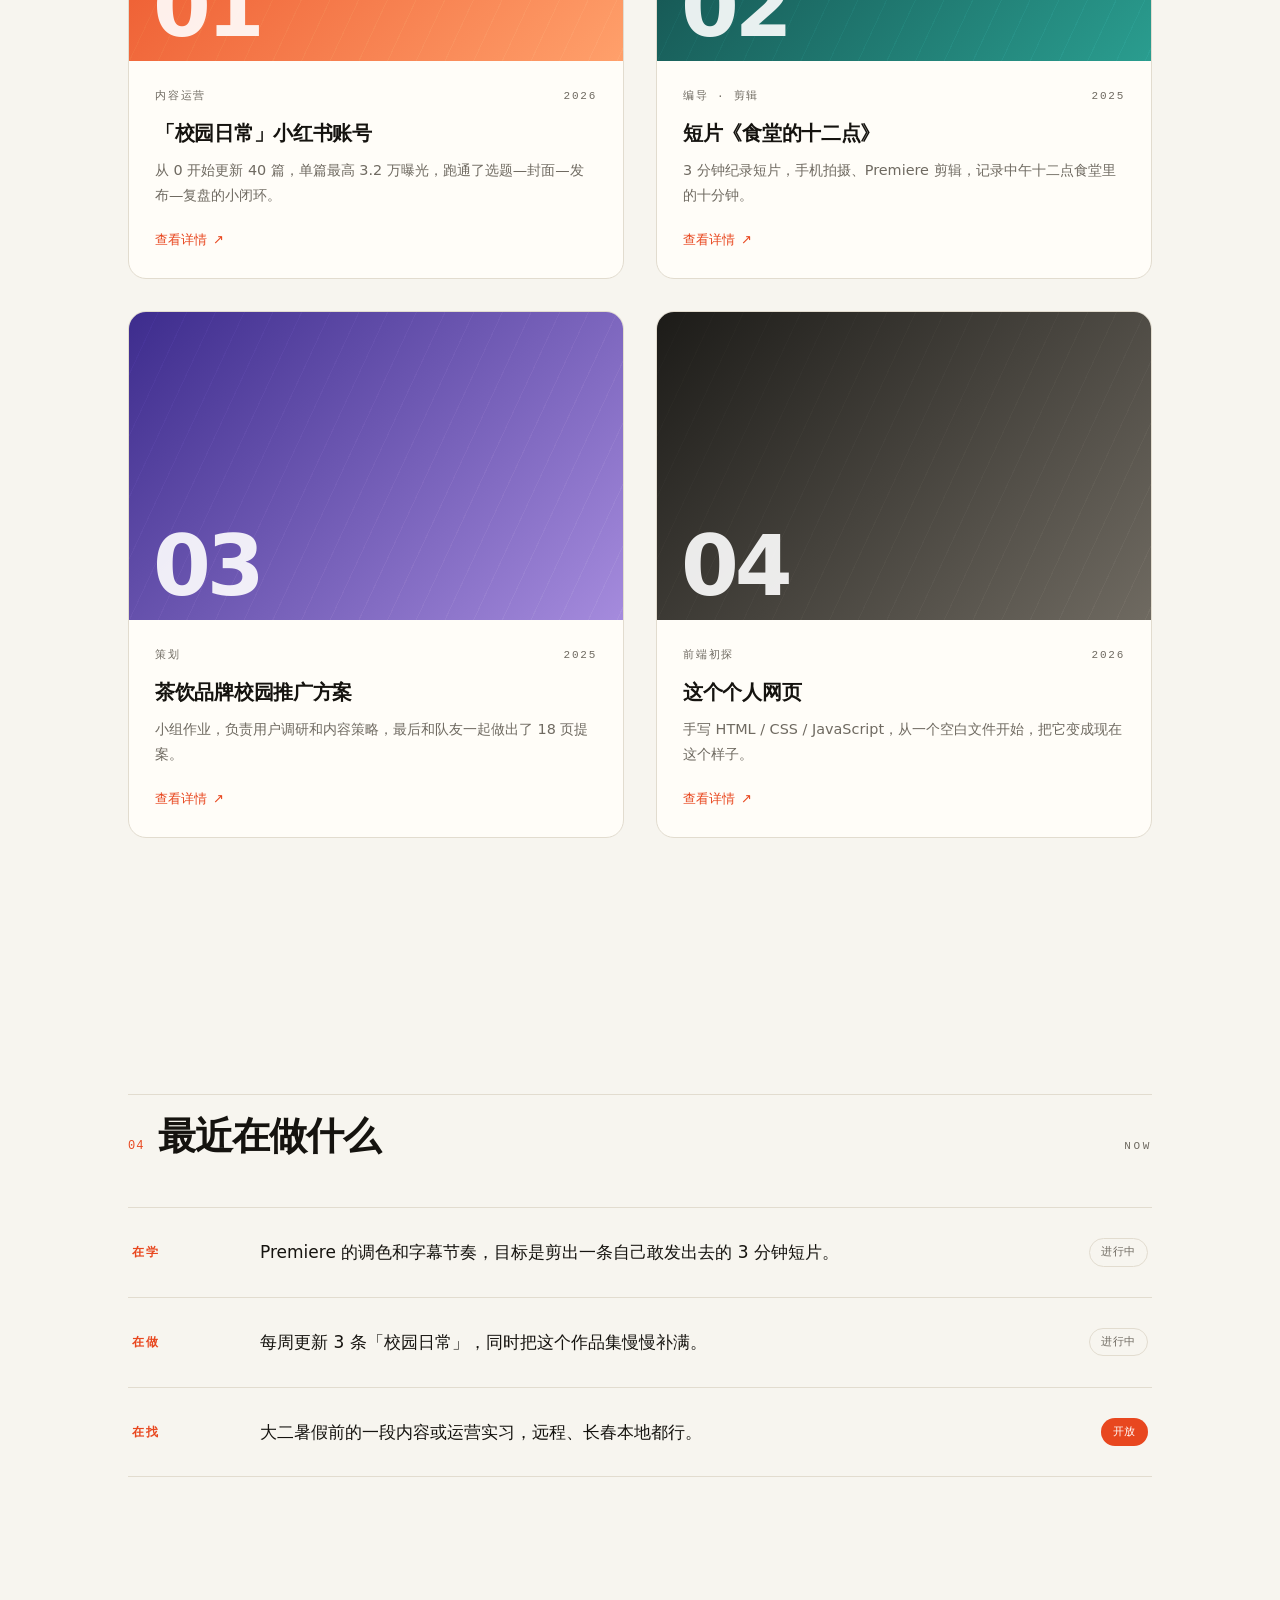
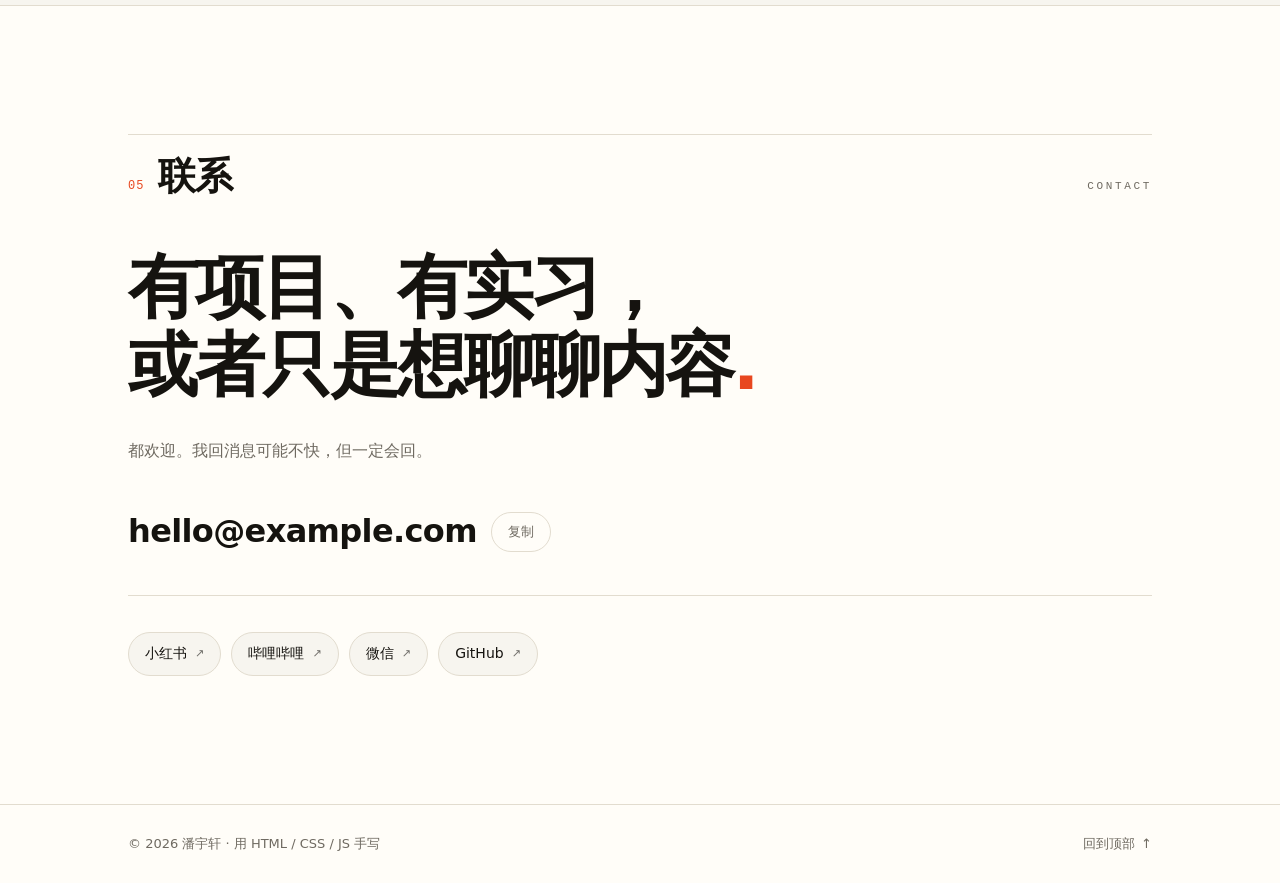
<file: index-v1.html>
<!DOCTYPE html>
<!--
  ══════════════════════════════════════════════════════════
   这是你的个人主页。你只需要改「文字」，不用动结构。
   所有需要改的地方都标了 ✏️ ，按顺序找一遍就行：

   ✏️ 1. <title> 和 <meta name="description">  —— 浏览器标签上的字
   ✏️ 2. 顶部 Logo 的三个字（你的名字）
   ✏️ 3. 首屏大标题里的名字 + 一句话介绍
   ✏️ 4. 「关于我」里的两段话 + 右边的信息卡
   ✏️ 5. 「技能」里的三组标签
   ✏️ 6. 「作品」里的 4 张卡片（标题、类型、年份、简介、链接）
   ✏️ 7. 「近况」里的 3 行
   ✏️ 8. 「联系」里的邮箱和社交账号

   改完保存，双击 index.html 就能看效果。
  ══════════════════════════════════════════════════════════
-->
<html lang="zh-CN" class="no-js" data-theme="light">
<head>
  <meta charset="UTF-8" />
  <meta name="viewport" content="width=device-width, initial-scale=1.0" />

  <!-- ✏️ 1：浏览器标签页标题 + 搜索/分享时显示的简介 -->
  <title>潘宇轩 · 吉林动画学院 · 个人作品集</title>
  <meta name="description" content="潘宇轩，吉林动画学院网络与新媒体专业大一学生。会用镜头和文字讲一点小故事，这是我的作品集。" />

  <!-- 分享到微信/微博时的小卡片（暂时留空，有图了再填） -->
  <meta property="og:title" content="潘宇轩 · 个人作品集" />
  <meta property="og:type" content="website" />
  <!-- <meta property="og:image" content="assets/cover.jpg" /> -->

  <!-- 主题色：手机上地址栏的颜色 -->
  <meta name="theme-color" content="#f7f5ef" />

  <!-- 标签页上的小图标（就是那个黑底「潘」字） -->
  <link rel="icon" type="image/svg+xml" href="favicon.svg" />

  <link rel="stylesheet" href="styles.css" />

  <!-- 这一小段脚本只做两件事：记住你选过的深浅色、标记 JS 可用 -->
  <script>
    (function () {
      document.documentElement.classList.remove('no-js');
      document.documentElement.classList.add('js');
      try {
        var saved = localStorage.getItem('theme');
        if (saved) document.documentElement.dataset.theme = saved;
        else if (window.matchMedia('(prefers-color-scheme: dark)').matches)
          document.documentElement.dataset.theme = 'dark';
      } catch (e) {}
    })();
  </script>
</head>

<body>
  <!-- 键盘用户按 Tab 时第一个出现的链接 -->
  <a class="skip-link" href="#main">跳到主要内容</a>

  <!-- ══════════════ 顶部导航 ══════════════ -->
  <header class="nav" id="nav">
    <div class="nav__inner">
      <!-- ✏️ 2：Logo。mark 里放一个你名字里的字，text 放全名 -->
      <a class="logo" href="#top" aria-label="回到顶部">
        <span class="logo__mark">潘</span>
        <span class="logo__text">潘宇轩<span class="logo__dot">.</span></span>
      </a>

      <nav class="nav__links" id="navLinks" aria-label="主导航">
        <a href="#about">关于</a>
        <a href="#skills">技能</a>
        <a href="#works">作品</a>
        <a href="#now">近况</a>
        <a href="#contact">联系</a>
      </nav>

      <div class="nav__actions">
        <button class="icon-btn" id="themeBtn" type="button" aria-label="切换深浅色模式" title="切换深浅色">
          <span id="themeIcon" aria-hidden="true">☾</span>
        </button>
        <button class="icon-btn menu-btn" id="menuBtn" type="button"
                aria-label="打开菜单" aria-expanded="false" aria-controls="navLinks">
          <span class="menu-btn__bars" aria-hidden="true"><i></i><i></i></span>
        </button>
      </div>
    </div>
  </header>

  <main id="main">
    <!-- ══════════════ 首屏 ══════════════ -->
    <section class="hero" id="top">
      <div class="wrap">
        <p class="hero__meta reveal">
          <span class="pill"><i class="pill__dot"></i>大一在读</span>
          <span>吉林动画学院 · 网络与新媒体</span>
          <span class="sep" aria-hidden="true">/</span>
          <!-- ✏️ 3a：你的城市 -->
          <span>现居 长春</span>
        </p>

        <!-- ✏️ 3b：你的名字 -->
        <h1 class="hero__title reveal">
          <span class="hero__hello">你好，我是</span>
          <span class="hero__name">潘宇轩<span class="dot">.</span></span>
        </h1>

        <!-- ✏️ 3c：一句话说清你是谁、在做什么（别超过两行） -->
        <p class="hero__tag reveal">
          把好奇心做成作品 —— 拍片、写字、排版，<br class="only-wide" />
          正在学着让内容被看见。
        </p>

        <div class="hero__actions reveal">
          <a class="btn btn--solid" href="#works">
            看看我的作品 <span class="btn__arrow" aria-hidden="true">↗</span>
          </a>
          <a class="btn btn--ghost" href="#contact">和我聊聊</a>
        </div>
      </div>

      <!-- 右上角的旋转小徽章，纯装饰 -->
      <div class="hero__badge" aria-hidden="true">
        <svg viewBox="0 0 120 120" class="badge__svg">
          <defs>
            <path id="badgePath" d="M60,60 m-44,0 a44,44 0 1,1 88,0 a44,44 0 1,1 -88,0" />
          </defs>
          <text>
            <textPath href="#badgePath" startOffset="0">
              OPEN FOR INTERNSHIP · 2026 · CONTENT &amp; MEDIA ·
            </textPath>
          </text>
        </svg>
        <span class="badge__center">↗</span>
      </div>

      <div class="wrap">
        <p class="hero__scroll" aria-hidden="true">SCROLL <span>↓</span></p>
      </div>
    </section>

    <!-- ══════════════ 滚动关键词条 ══════════════ -->
    <div class="marquee" aria-hidden="true">
      <div class="marquee__track">
        <div class="marquee__group">
          <span>短视频剪辑</span><i>✳</i><span>脚本撰写</span><i>✳</i><span>选题策划</span><i>✳</i>
          <span>摄影摄像</span><i>✳</i><span>视觉排版</span><i>✳</i><span>数据复盘</span><i>✳</i>
        </div>
        <div class="marquee__group">
          <span>短视频剪辑</span><i>✳</i><span>脚本撰写</span><i>✳</i><span>选题策划</span><i>✳</i>
          <span>摄影摄像</span><i>✳</i><span>视觉排版</span><i>✳</i><span>数据复盘</span><i>✳</i>
        </div>
      </div>
    </div>

    <!-- ══════════════ 01 关于 ══════════════ -->
    <section class="section" id="about">
      <div class="wrap">
        <div class="section__head reveal">
          <span class="section__num">01</span>
          <h2 class="section__title">关于我</h2>
          <span class="section__en" aria-hidden="true">About</span>
        </div>

        <div class="about">
          <div class="about__text reveal">
            <!-- ✏️ 4a：第一段用一句话说清你是谁 -->
            <p class="lead">
              我是潘宇轩，吉林动画学院网络与新媒体专业的大一学生，还在慢慢找准自己的方向。
            </p>

            <!-- ✏️ 4b：第二段讲你为什么喜欢这件事 -->
            <p>
              我着迷于「内容是怎么被看见的」——同一件事，换个讲法、换个封面、
              换掉开头三秒，结果就完全不同。所以我现在做的，是把课堂上的理论，
              拿去做成真的会被人刷到的东西。
            </p>

            <!-- ✏️ 4c：第三段写你此刻的状态，越具体越好 -->
            <p>
              目前的状态是：白天上课，晚上剪片子；数据不好就翻复盘，数据好了
              就截图发给朋友。喜欢排版，喜欢琢磨标题，喜欢在食堂门口拍空镜。
            </p>

            <p class="about__sign">—— 很高兴认识你 👋</p>
          </div>

          <!-- 右侧信息卡 -->
          <aside class="about__card reveal">
            <!-- ✏️ 4d：换成你的照片。
                 把 assets/me.jpg 放进文件夹，然后删掉 .portrait__ph 这个 div，
                 取消下面 <img> 的注释即可。
            <img class="portrait" src="assets/me.jpg" alt="潘宇轩的照片" />
            -->
            <div class="portrait__ph" aria-hidden="true">
              <span>你的照片<br /><small>assets/me.jpg</small></span>
            </div>

            <dl class="facts">
              <div><dt>学校</dt><dd>吉林动画学院</dd></div>
              <div><dt>专业</dt><dd>网络与新媒体</dd></div>
              <div><dt>年级</dt><dd>大一在读</dd></div>
              <div><dt>坐标</dt><dd>长春</dd></div>
              <div><dt>正在学</dt><dd>剪辑 · 排版 · 一点点前端</dd></div>
              <div><dt>小目标</dt><dd>大二暑假前拿到第一份内容实习</dd></div>
            </dl>
          </aside>
        </div>
      </div>
    </section>

    <!-- ══════════════ 02 技能 ══════════════ -->
    <section class="section" id="skills">
      <div class="wrap">
        <div class="section__head reveal">
          <span class="section__num">02</span>
          <h2 class="section__title">我会什么</h2>
          <span class="section__en" aria-hidden="true">Skills</span>
        </div>

        <p class="section__lede reveal">
          还谈不上精通，但都真的动手做过。右边的小标签是当前水平，别客气。
        </p>

        <!-- ✏️ 5：三组技能。level 有三种写法：熟练 / 上手 / 学习中 -->
        <div class="skills">
          <article class="skill-card reveal">
            <h3>内容创作</h3>
            <ul>
              <li><span>短视频剪辑</span><em class="lv lv--3">熟练</em></li>
              <li><span>脚本撰写</span><em class="lv lv--2">上手</em></li>
              <li><span>选题策划</span><em class="lv lv--2">上手</em></li>
              <li><span>摄影摄像</span><em class="lv lv--1">学习中</em></li>
            </ul>
          </article>

          <article class="skill-card reveal">
            <h3>视觉排版</h3>
            <ul>
              <li><span>秀米 / 135 编辑器</span><em class="lv lv--3">熟练</em></li>
              <li><span>Canva / Figma</span><em class="lv lv--2">上手</em></li>
              <li><span>Photoshop</span><em class="lv lv--1">学习中</em></li>
              <li><span>网页排版</span><em class="lv lv--1">学习中</em></li>
            </ul>
          </article>

          <article class="skill-card reveal">
            <h3>运营与数据</h3>
            <ul>
              <li><span>小红书 / 抖音后台</span><em class="lv lv--2">上手</em></li>
              <li><span>内容数据复盘</span><em class="lv lv--2">上手</em></li>
              <li><span>Excel 基础</span><em class="lv lv--2">上手</em></li>
              <li><span>用户调研</span><em class="lv lv--1">学习中</em></li>
            </ul>
          </article>
        </div>
      </div>
    </section>

    <!-- ══════════════ 03 作品 ══════════════ -->
    <section class="section" id="works">
      <div class="wrap">
        <div class="section__head reveal">
          <span class="section__num">03</span>
          <h2 class="section__title">作品</h2>
          <span class="section__en" aria-hidden="true">Selected Works</span>
        </div>

        <p class="section__lede reveal">
          没那么多，但每件都是自己从零做完的。点开能看详情。
        </p>

        <!-- ✏️ 6：每张卡片 = 一个作品。
             要换成真图：在 assets/ 放图片，把 .card__cover 里那行 <img> 的注释取消。
             卡片链接 href="#" 是占位的，点一下会提示你，改成你的作品地址就行。 -->
        <div class="works">
          <article class="card reveal">
            <a class="card__link" href="#" data-placeholder aria-label="查看作品：校园日常小红书账号">
              <div class="card__cover card__cover--1">
                <span class="card__idx">01</span>
                <!-- <img src="assets/work-1.jpg" alt="账号封面截图" /> -->
              </div>
              <div class="card__body">
                <div class="card__meta"><span>内容运营</span><span>2026</span></div>
                <h3 class="card__title">「校园日常」小红书账号</h3>
                <p class="card__desc">
                  从 0 开始更新 40 篇，单篇最高 3.2 万曝光，跑通了选题—封面—发布—复盘的小闭环。
                </p>
                <span class="card__more">查看详情 <i aria-hidden="true">↗</i></span>
              </div>
            </a>
          </article>

          <article class="card reveal">
            <a class="card__link" href="#" data-placeholder aria-label="查看作品：短片《食堂的十二点》">
              <div class="card__cover card__cover--2">
                <span class="card__idx">02</span>
              </div>
              <div class="card__body">
                <div class="card__meta"><span>编导 · 剪辑</span><span>2025</span></div>
                <h3 class="card__title">短片《食堂的十二点》</h3>
                <p class="card__desc">
                  3 分钟纪录短片，手机拍摄、Premiere 剪辑，记录中午十二点食堂里的十分钟。
                </p>
                <span class="card__more">查看详情 <i aria-hidden="true">↗</i></span>
              </div>
            </a>
          </article>

          <article class="card reveal">
            <a class="card__link" href="#" data-placeholder aria-label="查看作品：品牌传播方案">
              <div class="card__cover card__cover--3">
                <span class="card__idx">03</span>
              </div>
              <div class="card__body">
                <div class="card__meta"><span>策划</span><span>2025</span></div>
                <h3 class="card__title">茶饮品牌校园推广方案</h3>
                <p class="card__desc">
                  小组作业，负责用户调研和内容策略，最后和队友一起做出了 18 页提案。
                </p>
                <span class="card__more">查看详情 <i aria-hidden="true">↗</i></span>
              </div>
            </a>
          </article>

          <article class="card reveal">
            <a class="card__link" href="#" data-placeholder aria-label="查看作品：这个个人网页">
              <div class="card__cover card__cover--4">
                <span class="card__idx">04</span>
              </div>
              <div class="card__body">
                <div class="card__meta"><span>前端初探</span><span>2026</span></div>
                <h3 class="card__title">这个个人网页</h3>
                <p class="card__desc">
                  手写 HTML / CSS / JavaScript，从一个空白文件开始，把它变成现在这个样子。
                </p>
                <span class="card__more">查看详情 <i aria-hidden="true">↗</i></span>
              </div>
            </a>
          </article>
        </div>
      </div>
    </section>

    <!-- ══════════════ 04 近况 ══════════════ -->
    <section class="section" id="now">
      <div class="wrap">
        <div class="section__head reveal">
          <span class="section__num">04</span>
          <h2 class="section__title">最近在做什么</h2>
          <span class="section__en" aria-hidden="true">Now</span>
        </div>

        <!-- ✏️ 7：三行近况。有进展就回来更新，这比什么都重要 -->
        <ul class="now">
          <li class="now__row reveal">
            <span class="now__k">在学</span>
            <p class="now__v">Premiere 的调色和字幕节奏，目标是剪出一条自己敢发出去的 3 分钟短片。</p>
            <span class="now__tag">进行中</span>
          </li>
          <li class="now__row reveal">
            <span class="now__k">在做</span>
            <p class="now__v">每周更新 3 条「校园日常」，同时把这个作品集慢慢补满。</p>
            <span class="now__tag">进行中</span>
          </li>
          <li class="now__row reveal">
            <span class="now__k">在找</span>
            <p class="now__v">大二暑假前的一段内容或运营实习，远程、长春本地都行。</p>
            <span class="now__tag now__tag--hot">开放</span>
          </li>
        </ul>
      </div>
    </section>

    <!-- ══════════════ 05 联系 ══════════════ -->
    <section class="section section--contact" id="contact">
      <div class="wrap">
        <div class="section__head reveal">
          <span class="section__num">05</span>
          <h2 class="section__title">联系</h2>
          <span class="section__en" aria-hidden="true">Contact</span>
        </div>

        <h2 class="contact__title reveal">
          有项目、有实习，<br />或者只是想聊聊内容<span class="dot">.</span>
        </h2>

        <p class="contact__lede reveal">
          都欢迎。我回消息可能不快，但一定会回。
        </p>

        <!-- ✏️ 8a：把邮箱换成你自己的（改两处：显示的文字 + mailto: 后面的地址） -->
        <div class="contact__mail reveal">
          <a class="mail" href="mailto:hello@example.com" id="mailLink">hello@example.com</a>
          <button class="copy-btn" id="copyBtn" type="button">
            <span class="copy-btn__label">复制</span>
          </button>
        </div>

        <!-- ✏️ 8b：社交账号。href 换成你的主页链接，没有的整行删掉 -->
        <ul class="socials reveal">
          <li><a href="#" data-placeholder>小红书 <i aria-hidden="true">↗</i></a></li>
          <li><a href="#" data-placeholder>哔哩哔哩 <i aria-hidden="true">↗</i></a></li>
          <li><a href="#" data-placeholder>微信 <i aria-hidden="true">↗</i></a></li>
          <li><a href="#" data-placeholder>GitHub <i aria-hidden="true">↗</i></a></li>
        </ul>
      </div>
    </section>
  </main>

  <!-- ══════════════ 页脚 ══════════════ -->
  <footer class="footer">
    <div class="wrap footer__inner">
      <p>© <span id="year">2026</span> 潘宇轩 · 用 HTML / CSS / JS 手写</p>
      <a href="#top" class="footer__top">回到顶部 <span aria-hidden="true">↑</span></a>
    </div>
  </footer>

  <!-- 小提示条：点到占位链接时会弹出来 -->
  <div class="toast" id="toast" role="status" aria-live="polite"></div>

  <script src="script.js"></script>
</body>
</html>
</file>
<file: styles.css>
/* ═══════════════════════════════════════════════════════════
   林知夏 · 个人主页样式
   ───────────────────────────────────────────────────────────
   想换配色？只看最上面的「1. 颜色变量」就行，改几个色值即可，
   下面所有地方都会自动跟着变。
   ═══════════════════════════════════════════════════════════ */

/* ───────────── 1. 颜色变量 ───────────── */
:root {
  color-scheme: light;

  --bg: #f7f5ef;          /* 页面底色（米白纸感） */
  --surface: #fffdf8;     /* 卡片底色 */
  --ink: #15130f;         /* 主要文字（近黑） */
  --muted: #6f6a61;       /* 次要文字（灰） */
  --line: #e2dccf;        /* 分隔线 */
  --accent: #e8471f;      /* 强调色（朱红），想换风格改这一个 */
  --accent-soft: #fbe6df;
  --bg-glass: rgba(247, 245, 239, 0.82);  /* 导航栏毛玻璃底色 */

  --radius: 18px;
  --radius-sm: 12px;
  --wrap: 1120px;
  --pad: clamp(20px, 5vw, 48px);

  --font-sans: "PingFang SC", "Hiragino Sans GB", "Microsoft YaHei",
    system-ui, -apple-system, "Segoe UI", Roboto, sans-serif;
  --font-mono: "SF Mono", "JetBrains Mono", Menlo, Consolas, monospace;

  --ease: cubic-bezier(0.22, 0.75, 0.2, 1);

  --nav-h: 72px;
}

/* 深色模式（点右上角的小月亮切换） */
[data-theme="dark"] {
  color-scheme: dark;

  --bg: #100f0d;
  --surface: #191713;
  --ink: #f3efe7;
  --muted: #9c958a;
  --line: #2c2922;
  --accent: #ff6a42;
  --accent-soft: #33201a;
  --bg-glass: rgba(16, 15, 13, 0.82);
}

/* ───────────── 2. 基础重置 ───────────── */
*,
*::before,
*::after {
  box-sizing: border-box;
}

html {
  scroll-behavior: smooth;
  scroll-padding-top: calc(var(--nav-h) + 16px);
  -webkit-text-size-adjust: 100%;
}

body {
  margin: 0;
  background: var(--bg);
  color: var(--ink);
  font-family: var(--font-sans);
  font-size: 16px;
  line-height: 1.7;
  overflow-x: hidden;
  -webkit-font-smoothing: antialiased;
  text-rendering: optimizeLegibility;
  transition: background-color 0.4s var(--ease), color 0.4s var(--ease);
}

/* 一点点纸张颗粒感，纯装饰 */
body::after {
  content: "";
  position: fixed;
  inset: 0;
  z-index: 1;
  pointer-events: none;
  opacity: 0.035;
  background-image: url("data:image/svg+xml,%3Csvg xmlns='http://www.w3.org/2000/svg' width='220' height='220'%3E%3Cfilter id='n'%3E%3CfeTurbulence type='fractalNoise' baseFrequency='0.8' numOctaves='4'/%3E%3C/filter%3E%3Crect width='220' height='220' filter='url(%23n)'/%3E%3C/svg%3E");
}

img {
  max-width: 100%;
  display: block;
}

a {
  color: inherit;
  text-decoration: none;
}

h1, h2, h3, p, ul, dl, dd, figure {
  margin: 0;
}

ul {
  list-style: none;
  padding: 0;
}

button {
  font: inherit;
  color: inherit;
  background: none;
  border: 0;
  cursor: pointer;
}

::selection {
  background: var(--accent);
  color: #fff;
}

:focus-visible {
  outline: 2px solid var(--accent);
  outline-offset: 3px;
  border-radius: 4px;
}

/* 跳转链接：只有键盘 Tab 时才出现 */
.skip-link {
  position: fixed;
  top: 8px;
  left: 8px;
  z-index: 999;
  padding: 10px 16px;
  border-radius: 10px;
  background: var(--ink);
  color: var(--bg);
  font-size: 0.875rem;
  transform: translateY(-160%);
  transition: transform 0.25s var(--ease);
}
.skip-link:focus-visible {
  transform: none;
}

.wrap {
  width: 100%;
  max-width: var(--wrap);
  margin-inline: auto;
  padding-inline: var(--pad);
}

/* ───────────── 3. 顶部导航 ───────────── */
.nav {
  position: fixed;
  inset: 0 0 auto 0;
  z-index: 100;
  height: var(--nav-h);
  display: flex;
  align-items: center;
  background: transparent;
  border-bottom: 1px solid transparent;
  transition: background-color 0.35s var(--ease), border-color 0.35s var(--ease),
    backdrop-filter 0.35s var(--ease);
}

/* 往下滚动后，导航栏变成毛玻璃 + 细线 */
.nav.is-scrolled {
  background: var(--bg-glass);
  -webkit-backdrop-filter: blur(14px) saturate(1.4);
  backdrop-filter: blur(14px) saturate(1.4);
  border-bottom-color: var(--line);
}

.nav__inner {
  width: 100%;
  max-width: var(--wrap);
  margin-inline: auto;
  padding-inline: var(--pad);
  display: flex;
  align-items: center;
  justify-content: space-between;
  gap: 24px;
}

.logo {
  display: inline-flex;
  align-items: center;
  gap: 10px;
  font-weight: 700;
  letter-spacing: -0.01em;
}

.logo__mark {
  width: 30px;
  height: 30px;
  display: grid;
  place-items: center;
  border-radius: 9px;
  background: var(--ink);
  color: var(--bg);
  font-size: 0.85rem;
  font-weight: 700;
  transition: background-color 0.3s var(--ease);
}
.logo:hover .logo__mark {
  background: var(--accent);
}

.logo__dot {
  color: var(--accent);
}

.nav__links {
  display: flex;
  align-items: center;
  gap: 4px;
}

.nav__links a {
  position: relative;
  padding: 8px 14px;
  border-radius: 999px;
  font-size: 0.9rem;
  color: var(--muted);
  transition: color 0.25s var(--ease), background-color 0.25s var(--ease);
}
.nav__links a:hover {
  color: var(--ink);
  background: var(--accent-soft);
}
.nav__links a.is-active {
  color: var(--ink);
  font-weight: 600;
}

.nav__actions {
  display: flex;
  align-items: center;
  gap: 8px;
}

.icon-btn {
  width: 38px;
  height: 38px;
  display: grid;
  place-items: center;
  border-radius: 50%;
  border: 1px solid var(--line);
  color: var(--ink);
  transition: border-color 0.25s var(--ease), background-color 0.25s var(--ease),
    transform 0.25s var(--ease);
}
.icon-btn:hover {
  border-color: var(--ink);
  transform: translateY(-1px);
}

.menu-btn {
  display: none;
}
.menu-btn__bars {
  display: grid;
  gap: 5px;
}
.menu-btn__bars i {
  display: block;
  width: 16px;
  height: 1.5px;
  background: currentColor;
  transition: transform 0.3s var(--ease), opacity 0.3s var(--ease);
}
.menu-btn[aria-expanded="true"] .menu-btn__bars i:first-child {
  transform: translateY(3.25px) rotate(45deg);
}
.menu-btn[aria-expanded="true"] .menu-btn__bars i:last-child {
  transform: translateY(-3.25px) rotate(-45deg);
}

/* ───────────── 4. 首屏 ───────────── */
.hero {
  position: relative;
  min-height: 84svh;
  display: flex;
  flex-direction: column;
  justify-content: space-between;
  padding-block: clamp(120px, 17vh, 180px) clamp(28px, 5vh, 56px);
  overflow: hidden;
  background: radial-gradient(
    62% 55% at 82% 12%,
    color-mix(in srgb, var(--accent) 9%, transparent),
    transparent 70%
  );
}

.hero__meta {
  display: flex;
  flex-wrap: wrap;
  align-items: center;
  gap: 12px;
  font-size: 0.875rem;
  color: var(--muted);
  letter-spacing: 0.02em;
  margin-bottom: clamp(20px, 4vh, 34px);
}

.pill {
  display: inline-flex;
  align-items: center;
  gap: 7px;
  padding: 5px 12px 5px 10px;
  border: 1px solid var(--line);
  border-radius: 999px;
  background: var(--surface);
  color: var(--ink);
  font-size: 0.8125rem;
}
.pill__dot {
  width: 7px;
  height: 7px;
  border-radius: 50%;
  background: #3ecf8e;
  box-shadow: 0 0 0 4px color-mix(in srgb, #3ecf8e 18%, transparent);
  animation: pulse 2.6s var(--ease) infinite;
}
@keyframes pulse {
  0%, 100% { box-shadow: 0 0 0 3px color-mix(in srgb, #3ecf8e 20%, transparent); }
  50% { box-shadow: 0 0 0 6px color-mix(in srgb, #3ecf8e 6%, transparent); }
}

.sep {
  opacity: 0.4;
}

.hero__title {
  display: flex;
  flex-direction: column;
  gap: 0.25em;
  letter-spacing: -0.045em;
  line-height: 0.95;
  font-weight: 700;
}

.hero__hello {
  font-size: clamp(0.95rem, 1.6vw, 1.1rem);
  font-weight: 500;
  letter-spacing: 0.22em;
  color: var(--muted);
  margin-bottom: 0.2em;
}

.hero__name {
  display: block;
  font-size: clamp(3.2rem, 12.5vw, 8.5rem);
  line-height: 0.92;
}

.hero__name .dot {
  color: var(--accent);
}

.hero__tag {
  max-width: 34em;
  margin-top: clamp(24px, 4vh, 40px);
  font-size: clamp(1rem, 1.6vw, 1.2rem);
  line-height: 1.75;
  color: var(--muted);
}

.hero__actions {
  display: flex;
  flex-wrap: wrap;
  gap: 12px;
  margin-top: clamp(28px, 4vh, 40px);
}

.btn {
  display: inline-flex;
  align-items: center;
  gap: 10px;
  padding: 14px 24px;
  border-radius: 999px;
  font-size: 0.9375rem;
  font-weight: 500;
  border: 1px solid transparent;
  transition: transform 0.3s var(--ease), background-color 0.3s var(--ease),
    color 0.3s var(--ease), border-color 0.3s var(--ease);
}
.btn:hover {
  transform: translateY(-2px);
}

.btn--solid {
  background: var(--ink);
  color: var(--bg);
}
.btn--solid:hover {
  background: var(--accent);
  color: #fff;
}

.btn--ghost {
  border-color: var(--line);
  color: var(--ink);
}
.btn--ghost:hover {
  border-color: var(--ink);
  background: var(--surface);
}

.btn__arrow {
  transition: transform 0.3s var(--ease);
}
.btn:hover .btn__arrow {
  transform: translate(3px, -3px);
}

/* 右上角旋转徽章 */
.hero__badge {
  position: absolute;
  top: 16%;
  right: clamp(12px, 5vw, 64px);
  width: clamp(104px, 12vw, 136px);
  aspect-ratio: 1;
  display: grid;
  place-items: center;
}
.badge__svg {
  position: absolute;
  inset: 0;
  width: 100%;
  height: 100%;
  animation: spin 26s linear infinite;
  fill: var(--muted);
  font-size: 9.2px;
  letter-spacing: 0.14em;
  font-family: var(--font-sans);
}
@keyframes spin {
  to { transform: rotate(360deg); }
}
.badge__center {
  font-size: 1.35rem;
  color: var(--accent);
}

.hero__scroll {
  margin-top: clamp(32px, 6vh, 56px);
  font-family: var(--font-mono);
  font-size: 0.6875rem;
  letter-spacing: 0.28em;
  color: var(--muted);
  display: flex;
  align-items: center;
  gap: 10px;
}
.hero__scroll span {
  animation: bob 2.4s var(--ease) infinite;
}
@keyframes bob {
  0%, 100% { transform: translateY(0); }
  50% { transform: translateY(4px); }
}

/* ───────────── 5. 关键词滚动条 ───────────── */
.marquee {
  overflow: hidden;
  border-block: 1px solid var(--line);
  padding-block: clamp(14px, 2vw, 22px);
  background: var(--surface);
  user-select: none;
}

.marquee__track {
  display: flex;
  width: max-content;
  animation: marquee 32s linear infinite;
}
.marquee:hover .marquee__track {
  animation-play-state: paused;
}

.marquee__group {
  display: flex;
  align-items: center;
  gap: clamp(18px, 2.6vw, 34px);
  padding-right: clamp(18px, 2.6vw, 34px);
  font-size: clamp(0.95rem, 1.7vw, 1.25rem);
  font-weight: 600;
  letter-spacing: 0.02em;
  white-space: nowrap;
}
.marquee__group i {
  color: var(--accent);
  font-style: normal;
  font-size: 0.8em;
}

@keyframes marquee {
  to { transform: translateX(-50%); }
}

/* ───────────── 6. 通用区块 ───────────── */
.section {
  padding-block: clamp(64px, 10vw, 132px);
}

.section__head {
  display: flex;
  align-items: baseline;
  gap: 14px;
  padding-top: 18px;
  border-top: 1px solid var(--line);
  margin-bottom: clamp(28px, 5vw, 48px);
}

.section__num {
  font-family: var(--font-mono);
  font-size: 0.75rem;
  color: var(--accent);
  letter-spacing: 0.08em;
}

.section__title {
  font-size: clamp(1.5rem, 3.4vw, 2.4rem);
  font-weight: 700;
  letter-spacing: -0.03em;
  line-height: 1.2;
  text-wrap: balance;
}

.section__en {
  margin-left: auto;
  font-family: var(--font-mono);
  font-size: 0.6875rem;
  letter-spacing: 0.24em;
  text-transform: uppercase;
  color: var(--muted);
}

.section__lede {
  max-width: 40em;
  margin-top: -12px;
  margin-bottom: clamp(28px, 4vw, 44px);
  color: var(--muted);
  font-size: 0.9875rem;
}

/* ───────────── 7. 关于 ───────────── */
.about {
  display: grid;
  grid-template-columns: minmax(0, 1.55fr) minmax(0, 1fr);
  gap: clamp(32px, 6vw, 80px);
  align-items: start;
}

.about__text p {
  color: var(--muted);
  margin-bottom: 1.15em;
}
.about__text p:last-child {
  margin-bottom: 0;
}

.about__text .lead {
  font-size: clamp(1.15rem, 2.1vw, 1.55rem);
  line-height: 1.6;
  color: var(--ink);
  font-weight: 500;
  letter-spacing: -0.015em;
  margin-bottom: 0.9em;
}

.about__sign {
  margin-top: 1.4em !important;
  font-size: 0.9375rem;
  color: var(--ink) !important;
}

.about__card {
  position: sticky;
  top: calc(var(--nav-h) + 32px);
  background: var(--surface);
  border: 1px solid var(--line);
  border-radius: var(--radius);
  padding: 14px;
}

.portrait__ph,
.portrait {
  width: 100%;
  aspect-ratio: 4 / 5;
  border-radius: calc(var(--radius) - 6px);
  object-fit: cover;
}

.portrait__ph {
  display: grid;
  place-items: center;
  text-align: center;
  background:
    repeating-linear-gradient(
      -45deg,
      transparent 0 10px,
      color-mix(in srgb, var(--line) 55%, transparent) 10px 11px
    ),
    var(--bg);
  border: 1px dashed var(--line);
  color: var(--muted);
  font-size: 0.875rem;
  line-height: 1.9;
}
.portrait__ph small {
  font-family: var(--font-mono);
  font-size: 0.6875rem;
  opacity: 0.75;
}

.facts {
  padding: 16px 6px 6px;
  display: grid;
  gap: 2px;
}
.facts > div {
  display: flex;
  justify-content: space-between;
  align-items: baseline;
  gap: 16px;
  padding: 9px 0;
  border-bottom: 1px dashed var(--line);
  font-size: 0.875rem;
}
.facts > div:last-child {
  border-bottom: 0;
}
.facts dt {
  color: var(--muted);
  flex: none;
}
.facts dd {
  text-align: right;
  font-weight: 500;
}

/* ───────────── 8. 技能 ───────────── */
.skills {
  display: grid;
  grid-template-columns: repeat(3, minmax(0, 1fr));
  gap: clamp(16px, 2.4vw, 28px);
}

.skill-card {
  background: var(--surface);
  border: 1px solid var(--line);
  border-radius: var(--radius);
  padding: clamp(20px, 2.6vw, 28px);
  transition: border-color 0.3s var(--ease), transform 0.3s var(--ease);
}
.skill-card:hover {
  border-color: var(--ink);
  transform: translateY(-3px);
}

.skill-card h3 {
  font-size: 0.75rem;
  font-weight: 600;
  letter-spacing: 0.18em;
  color: var(--accent);
  margin-bottom: 16px;
}

.skill-card li {
  display: flex;
  justify-content: space-between;
  align-items: center;
  gap: 12px;
  padding: 10px 0;
  border-bottom: 1px solid var(--line);
  font-size: 0.9375rem;
}
.skill-card li:last-child {
  border-bottom: 0;
  padding-bottom: 0;
}

.lv {
  flex: none;
  font-size: 0.6875rem;
  font-style: normal;
  letter-spacing: 0.04em;
  padding: 3px 9px;
  border-radius: 999px;
  border: 1px solid var(--line);
  color: var(--muted);
}
.lv--3 {
  background: var(--ink);
  border-color: var(--ink);
  color: var(--bg);
}
.lv--2 {
  background: var(--accent-soft);
  border-color: transparent;
  color: var(--accent);
}
.lv--1 {
  border-style: dashed;
}

/* ───────────── 9. 作品 ───────────── */
.works {
  display: grid;
  grid-template-columns: repeat(2, minmax(0, 1fr));
  gap: clamp(16px, 2.6vw, 32px);
}

.card__link {
  display: block;
  height: 100%;
  background: var(--surface);
  border: 1px solid var(--line);
  border-radius: var(--radius);
  overflow: hidden;
  transition: transform 0.4s var(--ease), border-color 0.3s var(--ease),
    box-shadow 0.4s var(--ease);
}
.card__link:hover {
  transform: translateY(-6px);
  border-color: color-mix(in srgb, var(--ink) 40%, var(--line));
  box-shadow: 0 24px 48px -32px color-mix(in srgb, var(--ink) 45%, transparent);
}

.card__cover {
  position: relative;
  aspect-ratio: 16 / 10;
  overflow: hidden;
  isolation: isolate;
}
.card__cover img {
  width: 100%;
  height: 100%;
  object-fit: cover;
  transition: transform 0.7s var(--ease);
}
.card__link:hover .card__cover img {
  transform: scale(1.05);
}

/* 没有图片时，用渐变色块顶上 */
.card__cover::before {
  content: "";
  position: absolute;
  inset: 0;
  z-index: -2;
  background: var(--cover, linear-gradient(135deg, #e8471f, #ff9a62));
}
.card__cover::after {
  content: "";
  position: absolute;
  inset: 0;
  z-index: -1;
  opacity: 0.5;
  background-image: repeating-linear-gradient(
    115deg,
    rgba(255, 255, 255, 0.12) 0 1px,
    transparent 1px 26px
  );
  mix-blend-mode: overlay;
}

.card__cover--1 { --cover: linear-gradient(135deg, #e8471f 0%, #ffa06b 100%); }
.card__cover--2 { --cover: linear-gradient(135deg, #0f3d3e 0%, #2a9d8f 100%); }
.card__cover--3 { --cover: linear-gradient(135deg, #3d2c8d 0%, #a58bdd 100%); }
.card__cover--4 { --cover: linear-gradient(135deg, #1c1b18 0%, #6f6a61 100%); }

.card__idx {
  position: absolute;
  left: clamp(16px, 2vw, 24px);
  bottom: clamp(6px, 1vw, 12px);
  font-size: clamp(3.2rem, 7vw, 5.2rem);
  font-weight: 800;
  line-height: 1;
  letter-spacing: -0.05em;
  color: rgba(255, 255, 255, 0.9);
}

.card__body {
  padding: clamp(18px, 2.4vw, 26px);
}

.card__meta {
  display: flex;
  justify-content: space-between;
  gap: 12px;
  font-family: var(--font-mono);
  font-size: 0.6875rem;
  letter-spacing: 0.16em;
  text-transform: uppercase;
  color: var(--muted);
  margin-bottom: 10px;
}

.card__title {
  font-size: clamp(1.0625rem, 1.6vw, 1.25rem);
  font-weight: 600;
  letter-spacing: -0.015em;
  margin-bottom: 8px;
}

.card__desc {
  font-size: 0.9rem;
  color: var(--muted);
  line-height: 1.75;
  margin-bottom: 16px;
}

.card__more {
  display: inline-flex;
  align-items: center;
  gap: 6px;
  font-size: 0.8125rem;
  font-weight: 500;
  color: var(--accent);
}
.card__more i {
  font-style: normal;
  transition: transform 0.3s var(--ease);
}
.card__link:hover .card__more i {
  transform: translate(3px, -3px);
}

/* ───────────── 10. 近况 ───────────── */
.now {
  border-top: 1px solid var(--line);
}

.now__row {
  display: grid;
  grid-template-columns: 96px minmax(0, 1fr) auto;
  align-items: center;
  gap: clamp(16px, 3vw, 32px);
  padding: clamp(20px, 3vw, 30px) 4px;
  border-bottom: 1px solid var(--line);
  transition: padding-left 0.35s var(--ease), background-color 0.35s var(--ease);
}
.now__row:hover {
  padding-left: 16px;
  background: color-mix(in srgb, var(--surface) 80%, transparent);
}

.now__k {
  font-size: 0.75rem;
  letter-spacing: 0.2em;
  color: var(--accent);
  font-weight: 600;
}

.now__v {
  color: var(--ink);
  font-size: clamp(0.9375rem, 1.5vw, 1.0625rem);
  line-height: 1.7;
}

.now__tag {
  flex: none;
  font-size: 0.6875rem;
  letter-spacing: 0.06em;
  padding: 4px 11px;
  border-radius: 999px;
  border: 1px solid var(--line);
  color: var(--muted);
}
.now__tag--hot {
  border-color: transparent;
  background: var(--accent);
  color: #fff;
}

/* ───────────── 11. 联系 ───────────── */
.section--contact {
  background: var(--surface);
  border-top: 1px solid var(--line);
}

.contact__title {
  font-size: clamp(2rem, 6.2vw, 4.4rem);
  font-weight: 700;
  line-height: 1.12;
  letter-spacing: -0.04em;
  margin-bottom: clamp(20px, 3vw, 32px);
  text-wrap: balance;
}
.contact__title .dot {
  color: var(--accent);
}

.contact__lede {
  color: var(--muted);
  margin-bottom: clamp(28px, 4vw, 40px);
}

.contact__mail {
  display: flex;
  flex-wrap: wrap;
  align-items: center;
  gap: 14px;
  padding-bottom: clamp(24px, 4vw, 36px);
  border-bottom: 1px solid var(--line);
}

.mail {
  font-size: clamp(1.125rem, 3.6vw, 2rem);
  font-weight: 600;
  letter-spacing: -0.02em;
  background-image: linear-gradient(var(--accent), var(--accent));
  background-repeat: no-repeat;
  background-size: 0% 2px;
  background-position: 0 100%;
  transition: background-size 0.4s var(--ease), color 0.3s var(--ease);
  word-break: break-all;
}
.mail:hover {
  color: var(--accent);
  background-size: 100% 2px;
}

.copy-btn {
  display: inline-flex;
  align-items: center;
  gap: 8px;
  padding: 8px 16px;
  border-radius: 999px;
  border: 1px solid var(--line);
  font-size: 0.8125rem;
  color: var(--muted);
  transition: border-color 0.25s var(--ease), color 0.25s var(--ease),
    background-color 0.25s var(--ease);
}
.copy-btn:hover {
  border-color: var(--ink);
  color: var(--ink);
}
.copy-btn.is-done {
  border-color: #3ecf8e;
  color: #22a06b;
  background: color-mix(in srgb, #3ecf8e 10%, transparent);
}

.socials {
  display: flex;
  flex-wrap: wrap;
  gap: 10px;
  margin-top: clamp(24px, 3.4vw, 36px);
}
.socials a {
  display: inline-flex;
  align-items: center;
  gap: 8px;
  padding: 9px 16px;
  border-radius: 999px;
  border: 1px solid var(--line);
  background: var(--bg);
  font-size: 0.875rem;
  transition: transform 0.3s var(--ease), border-color 0.3s var(--ease),
    background-color 0.3s var(--ease), color 0.3s var(--ease);
}
.socials a i {
  font-style: normal;
  font-size: 0.8em;
  opacity: 0.6;
  transition: transform 0.3s var(--ease);
}
.socials a:hover {
  transform: translateY(-2px);
  border-color: var(--ink);
  background: var(--ink);
  color: var(--bg);
}
.socials a:hover i {
  transform: translate(2px, -2px);
  opacity: 1;
}

/* ───────────── 12. 页脚 ───────────── */
.footer {
  border-top: 1px solid var(--line);
  background: var(--surface);
  padding-block: 28px;
}
.footer__inner {
  display: flex;
  flex-wrap: wrap;
  align-items: center;
  justify-content: space-between;
  gap: 12px;
  font-size: 0.8125rem;
  color: var(--muted);
}
.footer__top {
  display: inline-flex;
  align-items: center;
  gap: 6px;
  transition: color 0.25s var(--ease);
}
.footer__top:hover {
  color: var(--accent);
}

/* ───────────── 13. 提示条 ───────────── */
.toast {
  position: fixed;
  left: 50%;
  bottom: 28px;
  z-index: 200;
  max-width: calc(100vw - 40px);
  padding: 12px 20px;
  border-radius: 999px;
  background: var(--ink);
  color: var(--bg);
  font-size: 0.8125rem;
  box-shadow: 0 18px 40px -20px rgba(0, 0, 0, 0.55);
  opacity: 0;
  pointer-events: none;
  transform: translate(-50%, 16px);
  transition: opacity 0.35s var(--ease), transform 0.35s var(--ease);
}
.toast.is-show {
  opacity: 1;
  transform: translate(-50%, 0);
}

/* ───────────── 14. 进场动画 ───────────── */
/* 只有 JS 正常运行时才隐藏内容——
   万一脚本被拦、浏览器太老，文字依然是看得见的，不会白屏。 */
.reveal {
  transition: opacity 0.75s var(--ease), transform 0.75s var(--ease);
}
.js .reveal:not(.is-in) {
  opacity: 0;
  transform: translateY(22px);
}
.js .reveal.is-in {
  opacity: 1;
  transform: none;
}

/* ───────────── 15. 响应式 ───────────── */
@media (max-width: 960px) {
  .about {
    grid-template-columns: 1fr;
  }
  .about__card {
    position: static;
    max-width: 460px;
  }
  .skills {
    grid-template-columns: 1fr;
  }
  .hero__badge {
    display: none;
  }
}

@media (max-width: 760px) {
  :root {
    --nav-h: 64px;
  }

  .menu-btn {
    display: grid;
  }

  .nav__links {
    position: absolute;
    top: calc(var(--nav-h) + 8px);
    left: var(--pad);
    right: var(--pad);
    flex-direction: column;
    align-items: stretch;
    gap: 2px;
    padding: 10px;
    border-radius: var(--radius);
    background: var(--surface);
    border: 1px solid var(--line);
    box-shadow: 0 24px 50px -30px rgba(0, 0, 0, 0.4);
    opacity: 0;
    visibility: hidden;
    transform: translateY(-8px);
    transition: opacity 0.28s var(--ease), transform 0.28s var(--ease),
      visibility 0.28s;
  }
  .nav__links.is-open {
    opacity: 1;
    visibility: visible;
    transform: none;
  }
  .nav__links a {
    padding: 12px 14px;
    border-radius: 10px;
    font-size: 0.9375rem;
  }

  .hero {
    min-height: auto;
    padding-bottom: 64px;
  }
  .hero__scroll {
    display: none;
  }
  .only-wide {
    display: none;
  }

  .works {
    grid-template-columns: 1fr;
  }

  .now__row {
    grid-template-columns: 1fr auto;
    grid-template-areas:
      "k tag"
      "v v";
    gap: 6px 16px;
    align-items: center;
  }
  .now__k { grid-area: k; }
  .now__v { grid-area: v; }
  .now__tag { grid-area: tag; }
  .now__row:hover {
    padding-left: 4px;
  }

  .section__en {
    display: none;
  }

  /* 手机上信息行会换行，斜杠留着会单独挂在行尾，不好看 */
  .hero__meta .sep {
    display: none;
  }
}

@media (max-width: 420px) {
  .hero__meta {
    font-size: 0.8125rem;
    gap: 8px;
  }
  .btn {
    padding: 12px 20px;
    font-size: 0.875rem;
  }
}

/* ───────────── 16. 尊重「减少动态效果」设置 ───────────── */
@media (prefers-reduced-motion: reduce) {
  html {
    scroll-behavior: auto;
  }
  *,
  *::before,
  *::after {
    animation-duration: 0.001ms !important;
    animation-iteration-count: 1 !important;
    transition-duration: 0.001ms !important;
  }
  .reveal {
    opacity: 1;
    transform: none;
  }
}

/* ═══════════════════════════════════════════════════════════
   17. 摄影版新增：照片块、大图、系列、灯箱
   ═══════════════════════════════════════════════════════════ */

/* 照片块：没有真图时用胶片感的渐变色占位 */
.ph {
  position: relative;
  display: block;
  overflow: hidden;
  isolation: isolate;
  background: var(--cover, linear-gradient(135deg, #2b3a42, #5a7d7c));
}
.ph::after {
  content: "";
  position: absolute;
  inset: 0;
  z-index: 1;
  pointer-events: none;
  opacity: 0.4;
  background-image: repeating-linear-gradient(
    115deg,
    rgba(255, 255, 255, 0.14) 0 1px,
    transparent 1px 30px
  );
  mix-blend-mode: overlay;
}
.ph img {
  position: absolute;
  inset: 0;
  width: 100%;
  height: 100%;
  object-fit: cover;
  transition: transform 0.9s var(--ease);
}
.ph[hidden] { display: none; }

.ph--1 { --cover: linear-gradient(160deg, #2b3a42 0%, #5a7d7c 55%, #c9c1b0 100%); }
.ph--2 { --cover: linear-gradient(150deg, #3a2d2a 0%, #8c5a3c 60%, #d9a066 100%); }
.ph--3 { --cover: linear-gradient(200deg, #1f2a44 0%, #3e5c8a 55%, #a3b6d0 100%); }
.ph--4 { --cover: linear-gradient(140deg, #33352c 0%, #6b7a4f 55%, #c2c39a 100%); }
.ph--5 { --cover: linear-gradient(170deg, #402a3a 0%, #7d5470 55%, #c8a9b8 100%); }
.ph--6 { --cover: linear-gradient(155deg, #243038 0%, #4b6b78 60%, #a9c3c9 100%); }
.ph--7 { --cover: linear-gradient(165deg, #3c2f24 0%, #8a6a45 55%, #d6b98c 100%); }
.ph--8 { --cover: linear-gradient(145deg, #2a2a33 0%, #57576b 60%, #a7a7b8 100%); }
.ph--9 { --cover: linear-gradient(150deg, #23303a 0%, #446a5f 60%, #9fb8a8 100%); }
.ph--10 { --cover: linear-gradient(160deg, #3b2a2a 0%, #8a4a45 60%, #d09a86 100%); }
.ph--11 { --cover: linear-gradient(140deg, #2b3340 0%, #5a7391 60%, #b7c6d6 100%); }
.ph--12 { --cover: linear-gradient(170deg, #2e2b25 0%, #6f6450 60%, #cfc2a8 100%); }

/* 大图 */
.featured {
  position: relative;
  margin: 0;
  overflow: hidden;
}
.featured__img {
  height: clamp(300px, 50vw, 620px);
  aspect-ratio: auto;
}
.featured__img::before {
  content: "";
  position: absolute;
  inset: auto 0 0 0;
  height: 55%;
  z-index: 2;
  pointer-events: none;
  background: linear-gradient(transparent, rgba(12, 10, 8, 0.66));
}
.featured__cap {
  position: absolute;
  left: var(--pad);
  bottom: clamp(18px, 3.4vw, 38px);
  z-index: 3;
  display: flex;
  flex-direction: column;
  gap: 6px;
  max-width: min(90%, 640px);
  color: #fff;
}
.featured__tag {
  font-family: var(--font-mono);
  font-size: 0.625rem;
  letter-spacing: 0.26em;
  opacity: 0.75;
}
.featured__title {
  font-size: clamp(1.05rem, 2.2vw, 1.5rem);
  font-weight: 600;
  letter-spacing: -0.01em;
}
.featured__meta {
  font-family: var(--font-mono);
  font-size: 0.6875rem;
  letter-spacing: 0.12em;
  opacity: 0.7;
}

/* 照片墙（瀑布流） */
.gallery {
  column-count: 3;
  column-gap: clamp(14px, 2vw, 26px);
}
.shot {
  break-inside: avoid;
  -webkit-column-break-inside: avoid;
  margin: 0 0 clamp(14px, 2.4vw, 30px);
}
.shot__btn {
  display: block;
  width: 100%;
  padding: 0;
  border-radius: 14px;
  overflow: hidden;
  position: relative;
  cursor: zoom-in;
  background: none;
}
.shot__btn::after {
  content: "";
  position: absolute;
  inset: 0;
  border-radius: 14px;
  background: rgba(0, 0, 0, 0.2);
  opacity: 0;
  pointer-events: none;
  transition: opacity 0.4s var(--ease);
}
.shot__btn:hover::after { opacity: 1; }

.shot__img {
  width: 100%;
  border-radius: 14px;
}
.ph--tall { aspect-ratio: 3 / 4; }
.ph--wide { aspect-ratio: 3 / 2; }
.ph--square { aspect-ratio: 1 / 1; }

.shot__btn:hover .shot__img img { transform: scale(1.045); }

.shot__idx {
  position: absolute;
  left: 14px;
  bottom: 10px;
  z-index: 2;
  font-family: var(--font-mono);
  font-size: 0.6875rem;
  letter-spacing: 0.12em;
  color: rgba(255, 255, 255, 0.85);
}

.shot__cap {
  display: flex;
  justify-content: space-between;
  gap: 12px;
  margin-top: 10px;
  font-size: 0.8125rem;
  color: var(--muted);
}
.shot__cap span:last-child {
  font-family: var(--font-mono);
  font-size: 0.6875rem;
  letter-spacing: 0.1em;
  opacity: 0.8;
}

/* 系列 */
.series {
  display: grid;
  grid-template-columns: repeat(3, minmax(0, 1fr));
  gap: clamp(16px, 2.4vw, 28px);
}
.series__link {
  display: block;
  height: 100%;
  background: var(--surface);
  border: 1px solid var(--line);
  border-radius: var(--radius);
  overflow: hidden;
  transition: transform 0.4s var(--ease), border-color 0.3s var(--ease);
}
.series__link:hover {
  transform: translateY(-5px);
  border-color: color-mix(in srgb, var(--ink) 35%, var(--line));
}
.series__cover {
  width: 100%;
  aspect-ratio: 4 / 3;
}
.series__body { padding: clamp(16px, 2vw, 22px); }
.series__meta {
  display: flex;
  justify-content: space-between;
  font-family: var(--font-mono);
  font-size: 0.6875rem;
  letter-spacing: 0.14em;
  text-transform: uppercase;
  color: var(--muted);
  margin-bottom: 8px;
}
.series__title {
  font-size: 1.0625rem;
  font-weight: 600;
  margin-bottom: 6px;
}
.series__desc {
  font-size: 0.875rem;
  line-height: 1.65;
  color: var(--muted);
}

/* 灯箱（点开看大图） */
body.is-locked { overflow: hidden; }

.lightbox {
  position: fixed;
  inset: 0;
  z-index: 300;
  display: grid;
  grid-template-columns: auto minmax(0, 1fr) auto;
  align-items: center;
  gap: clamp(8px, 2vw, 24px);
  padding: clamp(16px, 4vw, 48px);
  background: rgba(12, 10, 8, 0.94);
  -webkit-backdrop-filter: blur(8px);
  backdrop-filter: blur(8px);
  opacity: 0;
  visibility: hidden;
  transition: opacity 0.3s var(--ease), visibility 0.3s;
}
.lightbox.is-open {
  opacity: 1;
  visibility: visible;
}
.lightbox[hidden] { display: none; }

.lb__figure {
  margin: 0;
  display: flex;
  flex-direction: column;
  align-items: center;
  gap: 14px;
  min-width: 0;
  max-height: 100%;
}
.lb__img {
  max-width: 100%;
  max-height: 74vh;
  width: auto;
  border-radius: 12px;
  box-shadow: 0 40px 80px -40px rgba(0, 0, 0, 0.9);
}
.lb__ph {
  width: min(78vw, 860px);
  aspect-ratio: 3 / 2;
  border-radius: 12px;
  box-shadow: 0 40px 80px -40px rgba(0, 0, 0, 0.9);
}
.lb__cap {
  color: #f3efe7;
  font-size: 0.9375rem;
  text-align: center;
}
.lb__count {
  font-family: var(--font-mono);
  font-size: 0.6875rem;
  letter-spacing: 0.18em;
  color: rgba(243, 239, 231, 0.55);
}

.lb__nav {
  width: 46px;
  height: 46px;
  border-radius: 50%;
  border: 1px solid rgba(255, 255, 255, 0.22);
  color: #fff;
  display: grid;
  place-items: center;
  font-size: 1rem;
  transition: background-color 0.25s var(--ease), border-color 0.25s var(--ease);
}
.lb__nav:hover {
  background: rgba(255, 255, 255, 0.12);
  border-color: rgba(255, 255, 255, 0.5);
}
.lb__close {
  position: absolute;
  top: clamp(12px, 3vw, 28px);
  right: clamp(12px, 3vw, 28px);
  z-index: 2;
  width: 42px;
  height: 42px;
  border-radius: 50%;
  border: 1px solid rgba(255, 255, 255, 0.22);
  color: #fff;
  display: grid;
  place-items: center;
  font-size: 0.875rem;
}
.lb__close:hover { background: rgba(255, 255, 255, 0.12); }

@media (max-width: 960px) {
  .series { grid-template-columns: 1fr; }
  .series__cover { aspect-ratio: 16 / 9; }
}

@media (max-width: 760px) {
  .gallery { column-count: 2; }
  .lightbox {
    grid-template-columns: 1fr;
    padding-top: 78px;
    padding-bottom: 92px;
  }
  .lb__nav {
    position: absolute;
    bottom: 24px;
  }
  .lb__nav--prev { left: calc(50% - 70px); }
  .lb__nav--next { right: calc(50% - 70px); }
  .lb__ph { width: min(88vw, 520px); }
}

@media (max-width: 430px) {
  .gallery { column-count: 1; }
}

/* ───────────── 18. 微调 ───────────── */
/* 灯箱底色再压深一点，别透出底下的标题 */
.lightbox { background: rgba(9, 8, 6, 0.975); }

/* 手机上让大图占满更多高度 */
@media (max-width: 760px) {
  .lb__ph {
    width: auto;
    height: min(58vh, 460px);
    max-width: 92vw;
  }
}

/* ═══════════════════════════════════════════════════════════
   19. 专区：手办摄影（暗房版式）
   ═══════════════════════════════════════════════════════════ */
.zone {
  background: #14120f;
  color: #f4efe6;
  padding-block: clamp(64px, 9vw, 124px);
}

.zone__label {
  display: inline-flex;
  align-items: center;
  gap: 12px;
  font-family: var(--font-mono);
  font-size: 0.6875rem;
  letter-spacing: 0.2em;
  text-transform: uppercase;
  color: var(--accent);
  margin-bottom: clamp(18px, 3vw, 30px);
}
.zone__label::before {
  content: "";
  width: 28px;
  height: 1px;
  background: currentColor;
}

.zone__title {
  font-size: clamp(2.2rem, 6.4vw, 4.4rem);
  font-weight: 700;
  letter-spacing: -0.045em;
  line-height: 1.02;
  margin-bottom: clamp(16px, 2.4vw, 26px);
  text-wrap: balance;
}

.zone__intro {
  max-width: 33em;
  color: rgba(244, 239, 230, 0.62);
  font-size: clamp(0.95rem, 1.4vw, 1.05rem);
  line-height: 1.85;
  margin-bottom: clamp(22px, 3vw, 34px);
}

.zone__meta {
  display: flex;
  flex-wrap: wrap;
  align-items: center;
  justify-content: space-between;
  gap: 16px;
  padding-bottom: clamp(24px, 3.4vw, 34px);
  border-bottom: 1px solid rgba(244, 239, 230, 0.16);
}

.zone__count {
  font-family: var(--font-mono);
  font-size: 0.6875rem;
  letter-spacing: 0.16em;
  color: rgba(244, 239, 230, 0.48);
}

.zone__more {
  display: inline-flex;
  align-items: center;
  gap: 8px;
  padding-bottom: 3px;
  font-size: 0.9375rem;
  color: #f4efe6;
  border-bottom: 1px solid rgba(244, 239, 230, 0.3);
  transition: color 0.3s var(--ease), border-color 0.3s var(--ease);
}
.zone__more:hover {
  color: var(--accent);
  border-color: var(--accent);
}
.zone__more i {
  font-style: normal;
  transition: transform 0.3s var(--ease);
}
.zone__more:hover i {
  transform: translate(3px, -3px);
}

.zone__strip {
  display: grid;
  grid-template-columns: repeat(3, minmax(0, 1fr));
  gap: clamp(12px, 2vw, 24px);
  margin-top: clamp(26px, 3.6vw, 40px);
}

.zone__item { margin: 0; }

.zone__item .shot__btn,
.zone__item .ph {
  height: clamp(200px, 24vw, 330px);
  aspect-ratio: auto;
}
.zone__item .shot__btn,
.zone__item .shot__btn::after,
.zone__item .ph {
  border-radius: 14px;
}
.zone__item .shot__btn:hover .ph img { transform: scale(1.045); }

.zone__cap {
  display: flex;
  justify-content: space-between;
  gap: 10px;
  margin-top: 10px;
  font-size: 0.8125rem;
  color: rgba(244, 239, 230, 0.6);
}
.zone__cap span:last-child {
  font-family: var(--font-mono);
  font-size: 0.6875rem;
  letter-spacing: 0.1em;
  opacity: 0.8;
}

.zone__tile {
  height: clamp(200px, 24vw, 330px);
  display: grid;
  place-items: center;
  text-align: center;
  border: 1px dashed rgba(244, 239, 230, 0.22);
  border-radius: 14px;
  color: rgba(244, 239, 230, 0.42);
  font-size: 0.8125rem;
  line-height: 1.9;
  letter-spacing: 0.04em;
}

/* 手机上变成可以左右滑的胶片条 */
@media (max-width: 760px) {
  .zone__strip {
    display: flex;
    gap: 12px;
    overflow-x: auto;
    scroll-snap-type: x mandatory;
    padding-bottom: 6px;
    -webkit-overflow-scrolling: touch;
    scrollbar-width: none;
  }
  .zone__strip::-webkit-scrollbar { display: none; }
  .zone__item {
    flex: 0 0 74%;
    scroll-snap-align: start;
  }
  .zone__item .shot__btn,
  .zone__item .ph,
  .zone__tile {
    height: 300px;
  }
}

/* 社交按钮里的抖音号 */
.socials__num {
  font-family: var(--font-mono);
  font-size: 0.8em;
  letter-spacing: 0.04em;
  opacity: 0.6;
}

/* ═══════════════════════════════════════════════════════════
   20. 视频
   ═══════════════════════════════════════════════════════════ */
.videos {
  display: grid;
  grid-template-columns: repeat(2, minmax(0, 1fr));
  gap: clamp(20px, 3.2vw, 40px);
}

.video-card {
  display: flex;
  flex-direction: column;
  gap: 12px;
}

.video-card__frame {
  position: relative;
  border-radius: 16px;
  overflow: hidden;
  background: #14120f;
  border: 1px solid var(--line);
}

.video-card__frame video {
  display: block;
  width: 100%;
  aspect-ratio: 16 / 9;
  object-fit: cover;
  background: #14120f;
}

.video-card__meta {
  display: flex;
  justify-content: space-between;
  align-items: center;
  font-family: var(--font-mono);
  font-size: 0.6875rem;
  letter-spacing: 0.14em;
  color: var(--muted);
  margin-top: 2px;
}
.video-card__tag { color: var(--accent); }

.video-card__title {
  font-size: clamp(1.05rem, 1.8vw, 1.3rem);
  font-weight: 600;
  letter-spacing: -0.015em;
  line-height: 1.4;
}

.video-card__desc {
  font-size: 0.9rem;
  line-height: 1.75;
  color: var(--muted);
}

@media (max-width: 760px) {
  .videos { grid-template-columns: 1fr; }
}
</file>
